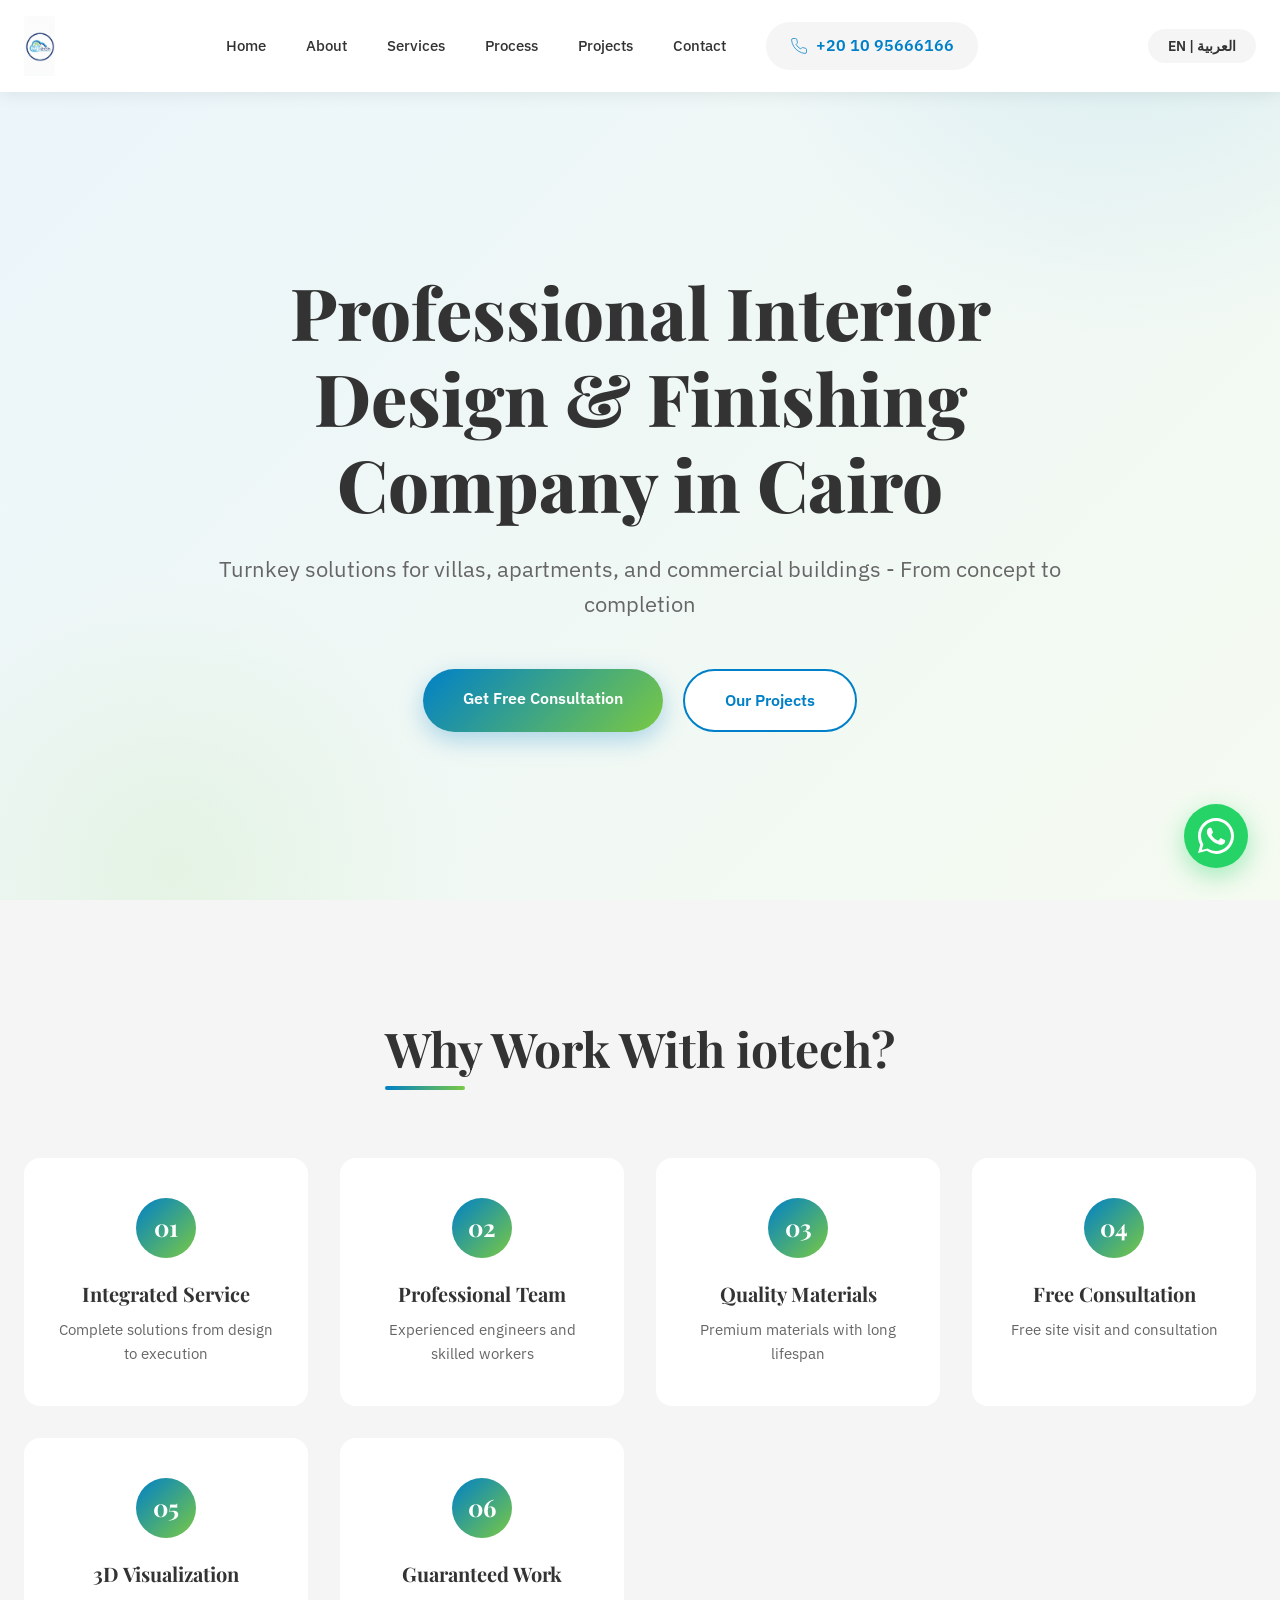
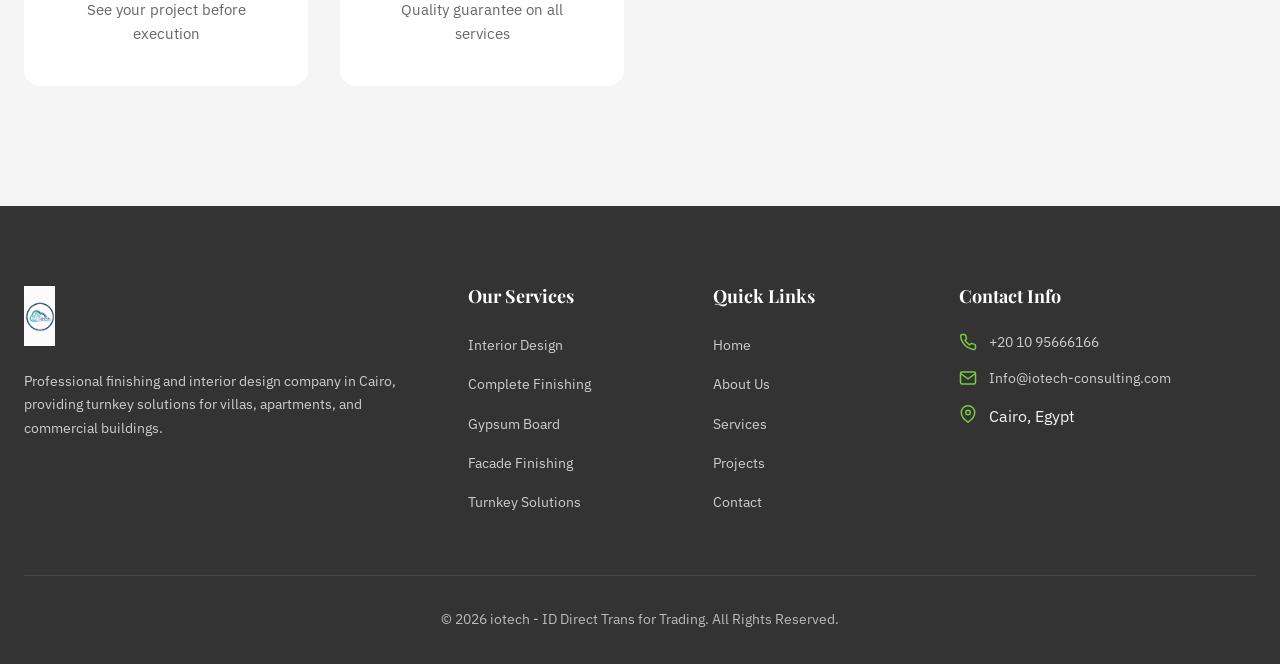
<file: index.html>
<!DOCTYPE html>
<html lang="en" dir="ltr">
<head>
    <meta charset="UTF-8">
    <meta name="viewport" content="width=device-width, initial-scale=1.0">
    <title>iotech - شركة تشطيبات وتصميم داخلي القاهرة | Professional Finishing Company Cairo</title>
    <meta name="description" content="iotech - Professional finishing and interior design company in Cairo. Complete turnkey solutions for villas, apartments, and commercial buildings. شركة تشطيبات وتصميم داخلي احترافية في القاهرة">
    <link rel="preconnect" href="https://fonts.googleapis.com">
    <link rel="preconnect" href="https://fonts.gstatic.com" crossorigin>
    <link href="https://fonts.googleapis.com/css2?family=Playfair+Display:wght@600;700;800&family=IBM+Plex+Sans:wght@400;500;600&family=Cairo:wght@400;600;700;800&display=swap" rel="stylesheet">
    <link rel="stylesheet" href="styles.css">
</head>
<body>
    <!-- WhatsApp Floating Button -->
    <a href="https://wa.me/201095666166?text=مرحباً، أرغب في الاستفسار عن خدمات iotech" 
       class="whatsapp-float" 
       target="_blank" 
       aria-label="Contact us on WhatsApp">
        <svg viewBox="0 0 32 32" fill="currentColor">
            <path d="M16 0C7.163 0 0 7.163 0 16c0 2.825.739 5.487 2.031 7.794L.063 31.219l7.656-2.006A15.904 15.904 0 0016 32c8.837 0 16-7.163 16-16S24.837 0 16 0zm0 29.333c-2.456 0-4.844-.675-6.937-1.95l-.5-.294-5.175 1.356 1.381-5.05-.319-.519A13.226 13.226 0 012.666 16C2.666 8.644 8.644 2.666 16 2.666S29.334 8.644 29.334 16 23.356 29.333 16 29.333zm7.325-9.975c-.4-.2-2.375-1.175-2.744-1.306-.369-.131-.638-.2-.906.2-.269.4-1.037 1.306-1.269 1.575-.231.269-.462.3-.862.1-.4-.2-1.688-.619-3.213-1.975-1.187-1.056-1.988-2.362-2.219-2.762-.231-.4-.025-.619.175-.819.181-.181.4-.469.6-.706.2-.231.269-.4.4-.669.131-.269.069-.5-.031-.7-.1-.2-.906-2.188-1.244-2.994-.331-.787-.662-.681-.906-.694-.231-.012-.5-.012-.769-.012s-.706.1-1.075.5c-.369.4-1.406 1.375-1.406 3.356s1.438 3.894 1.637 4.162c.2.269 2.825 4.313 6.844 6.05.956.413 1.7.662 2.281.844.962.306 1.838.262 2.531.162.769-.112 2.375-.969 2.706-1.906.331-.937.331-1.737.231-1.906-.1-.169-.369-.269-.769-.469z"/>
        </svg>
    </a>

    <!-- Navigation -->
    <nav class="navbar" id="navbar">
        <div class="container nav-container">
            <div class="nav-brand">
                <img src="logo.png" alt="iotech Logo" class="logo" id="logo">
            </div>
            
            <button class="nav-toggle" id="navToggle" aria-label="Toggle menu">
                <span></span>
                <span></span>
                <span></span>
            </button>

            <div class="nav-menu" id="navMenu">
                <a href="#home" class="nav-link active" data-en="Home" data-ar="الرئيسية">Home</a>
                <a href="about.html" class="nav-link" data-en="About" data-ar="من نحن">About</a>
                <a href="services.html" class="nav-link" data-en="Services" data-ar="خدماتنا">Services</a>
                <a href="process.html" class="nav-link" data-en="Process" data-ar="خطوات التنفيذ">Process</a>
                <a href="projects.html" class="nav-link" data-en="Projects" data-ar="مشاريعنا">Projects</a>
                <a href="#contact" class="nav-link" data-en="Contact" data-ar="اتصل بنا">Contact</a>
                
                <div class="nav-contact">
                    <a href="tel:+201095666166" class="nav-phone">
                        <svg width="18" height="18" viewBox="0 0 24 24" fill="none" stroke="currentColor">
                            <path d="M22 16.92v3a2 2 0 01-2.18 2 19.79 19.79 0 01-8.63-3.07 19.5 19.5 0 01-6-6 19.79 19.79 0 01-3.07-8.67A2 2 0 014.11 2h3a2 2 0 012 1.72 12.84 12.84 0 00.7 2.81 2 2 0 01-.45 2.11L8.09 9.91a16 16 0 006 6l1.27-1.27a2 2 0 012.11-.45 12.84 12.84 0 002.81.7A2 2 0 0122 16.92z"/>
                        </svg>
                        <span>+20 10 95666166</span>
                    </a>
                </div>
            </div>

            <button class="lang-toggle" id="langToggle">
                <span class="lang-en">EN</span>
                <span class="lang-divider">|</span>
                <span class="lang-ar">العربية</span>
            </button>
        </div>
    </nav>

    <!-- Hero Section -->
    <section id="home" class="hero">
        <div class="hero-bg"></div>
        <div class="container hero-container">
            <div class="hero-content">
                <h1 class="hero-title" data-en="Professional Interior Design & Finishing Company in Cairo" 
                    data-ar="شركة تشطيبات وتصميم داخلي احترافية في القاهرة">
                    Professional Interior Design & Finishing Company in Cairo
                </h1>
                <p class="hero-subtitle" data-en="Turnkey solutions for villas, apartments, and commercial buildings - From concept to completion" 
                   data-ar="حلول متكاملة للفلل والشقق والمباني التجارية - من التصميم إلى التسليم على المفتاح">
                    Turnkey solutions for villas, apartments, and commercial buildings - From concept to completion
                </p>
                <div class="hero-buttons">
                    <a href="contact.html" class="btn btn-primary" data-en="Get Free Consultation" data-ar="احصل على استشارة مجانية">
                        Get Free Consultation
                    </a>
                    <a href="projects.html" class="btn btn-secondary" data-en="Our Projects" data-ar="مشاريعنا">
                        Our Projects
                    </a>
                </div>
            </div>
        </div>
    
    </section>


    <!-- Why Choose Us -->
    <section class="why-choose">
        <div class="container">
            <div class="section-header">
                <h2 class="section-title" data-en="Why Work With iotech?" data-ar="لماذا التعامل مع iotech؟">
                    Why Work With iotech?
                </h2>
            </div>

            <div class="features-grid">
                <div class="feature-item">
                    <div class="feature-number">01</div>
                    <h3 data-en="Integrated Service" data-ar="خدمة متكاملة">Integrated Service</h3>
                    <p data-en="Complete solutions from design to execution" data-ar="حلول متكاملة من التصميم إلى التنفيذ">
                        Complete solutions from design to execution
                    </p>
                </div>

                <div class="feature-item">
                    <div class="feature-number">02</div>
                    <h3 data-en="Professional Team" data-ar="فريق محترف">Professional Team</h3>
                    <p data-en="Experienced engineers and skilled workers" data-ar="مهندسون ذوو خبرة وعمال ماهرون">
                        Experienced engineers and skilled workers
                    </p>
                </div>

                <div class="feature-item">
                    <div class="feature-number">03</div>
                    <h3 data-en="Quality Materials" data-ar="مواد عالية الجودة">Quality Materials</h3>
                    <p data-en="Premium materials with long lifespan" data-ar="مواد متميزة ذات عمر طويل">
                        Premium materials with long lifespan
                    </p>
                </div>

                <div class="feature-item">
                    <div class="feature-number">04</div>
                    <h3 data-en="Free Consultation" data-ar="استشارة مجانية">Free Consultation</h3>
                    <p data-en="Free site visit and consultation" data-ar="زيارة موقع واستشارة مجانية">
                        Free site visit and consultation
                    </p>
                </div>

                <div class="feature-item">
                    <div class="feature-number">05</div>
                    <h3 data-en="3D Visualization" data-ar="إظهار ثلاثي الأبعاد">3D Visualization</h3>
                    <p data-en="See your project before execution" data-ar="شاهد مشروعك قبل التنفيذ">
                        See your project before execution
                    </p>
                </div>

                <div class="feature-item">
                    <div class="feature-number">06</div>
                    <h3 data-en="Guaranteed Work" data-ar="عمل مضمون">Guaranteed Work</h3>
                    <p data-en="Quality guarantee on all services" data-ar="ضمان الجودة على جميع الخدمات">
                        Quality guarantee on all services
                    </p>
                </div>
            </div>
        </div>
    </section>






    

    <!-- Footer -->
    <footer class="footer">
        <div class="container">
            <div class="footer-grid">
                <div class="footer-col">
                    <img src="logo.png" alt="iotech Logo" class="footer-logo">
                    <p data-en="Professional finishing and interior design company in Cairo, providing turnkey solutions for villas, apartments, and commercial buildings." 
                       data-ar="شركة تشطيبات وتصميم داخلي احترافية في القاهرة، نوفر حلول متكاملة للفلل والشقق والمباني التجارية.">
                        Professional finishing and interior design company in Cairo, providing turnkey solutions for villas, apartments, and commercial buildings.
                    </p>
                </div>

                <div class="footer-col">
                    <h4 data-en="Our Services" data-ar="خدماتنا">Our Services</h4>
                    <ul>
                        <li><a href="services.html" data-en="Interior Design" data-ar="التصميم الداخلي">Interior Design</a></li>
                        <li><a href="services.html" data-en="Complete Finishing" data-ar="التشطيبات الكاملة">Complete Finishing</a></li>
                        <li><a href="services.html" data-en="Gypsum Board" data-ar="الجبسون بورد">Gypsum Board</a></li>
                        <li><a href="services.html" data-en="Facade Finishing" data-ar="تشطيب الواجهات">Facade Finishing</a></li>
                        <li><a href="services.html" data-en="Turnkey Solutions" data-ar="التسليم على المفتاح">Turnkey Solutions</a></li>
                    </ul>
                </div>

                <div class="footer-col">
                    <h4 data-en="Quick Links" data-ar="روابط سريعة">Quick Links</h4>
                    <ul>
                        <li><a href="#index" data-en="Home" data-ar="الرئيسية">Home</a></li>
                        <li><a href="about.html" data-en="About Us" data-ar="من نحن">About Us</a></li>
                        <li><a href="services.html" data-en="Services" data-ar="خدماتنا">Services</a></li>
                        <li><a href="projects.html" data-en="Projects" data-ar="مشاريعنا">Projects</a></li>
                        <li><a href="contact.html" data-en="Contact" data-ar="اتصل بنا">Contact</a></li>
                    </ul>
                </div>

                <div class="footer-col">
                    <h4 data-en="Contact Info" data-ar="معلومات الاتصال">Contact Info</h4>
                    <ul class="footer-contact">
                        <li>
                            <svg viewBox="0 0 24 24" fill="none" stroke="currentColor">
                                <path d="M22 16.92v3a2 2 0 01-2.18 2 19.79 19.79 0 01-8.63-3.07 19.5 19.5 0 01-6-6 19.79 19.79 0 01-3.07-8.67A2 2 0 014.11 2h3a2 2 0 012 1.72 12.84 12.84 0 00.7 2.81 2 2 0 01-.45 2.11L8.09 9.91a16 16 0 006 6l1.27-1.27a2 2 0 012.11-.45 12.84 12.84 0 002.81.7A2 2 0 0122 16.92z"/>
                            </svg>
                            <a href="tel:+201095666166">+20 10 95666166</a>
                        </li>
                        <li>
                            <svg viewBox="0 0 24 24" fill="none" stroke="currentColor">
                                <path d="M4 4h16c1.1 0 2 .9 2 2v12c0 1.1-.9 2-2 2H4c-1.1 0-2-.9-2-2V6c0-1.1.9-2 2-2z"/>
                                <polyline points="22,6 12,13 2,6"/>
                            </svg>
                            <a href="mailto:Info@iotech-consulting.com">Info@iotech-consulting.com</a>
                        </li>
                        <li>
                            <svg viewBox="0 0 24 24" fill="none" stroke="currentColor">
                                <path d="M21 10c0 7-9 13-9 13s-9-6-9-13a9 9 0 0118 0z"/>
                                <circle cx="12" cy="10" r="3"/>
                            </svg>
                            <span data-en="Cairo, Egypt" data-ar="القاهرة، مصر">Cairo, Egypt</span>
                        </li>
                    </ul>
                </div>
            </div>

            <div class="footer-bottom">
                <p data-en="© 2026 iotech - ID Direct Trans for Trading. All Rights Reserved." 
                   data-ar="© 2026 iotech - ID Direct Trans for Trading. جميع الحقوق محفوظة">
                    © 2026 iotech - ID Direct Trans for Trading. All Rights Reserved.
                </p>
            </div>
        </div>
    </footer>

    <script src="script.js"></script>
</body>
</html>
</file>
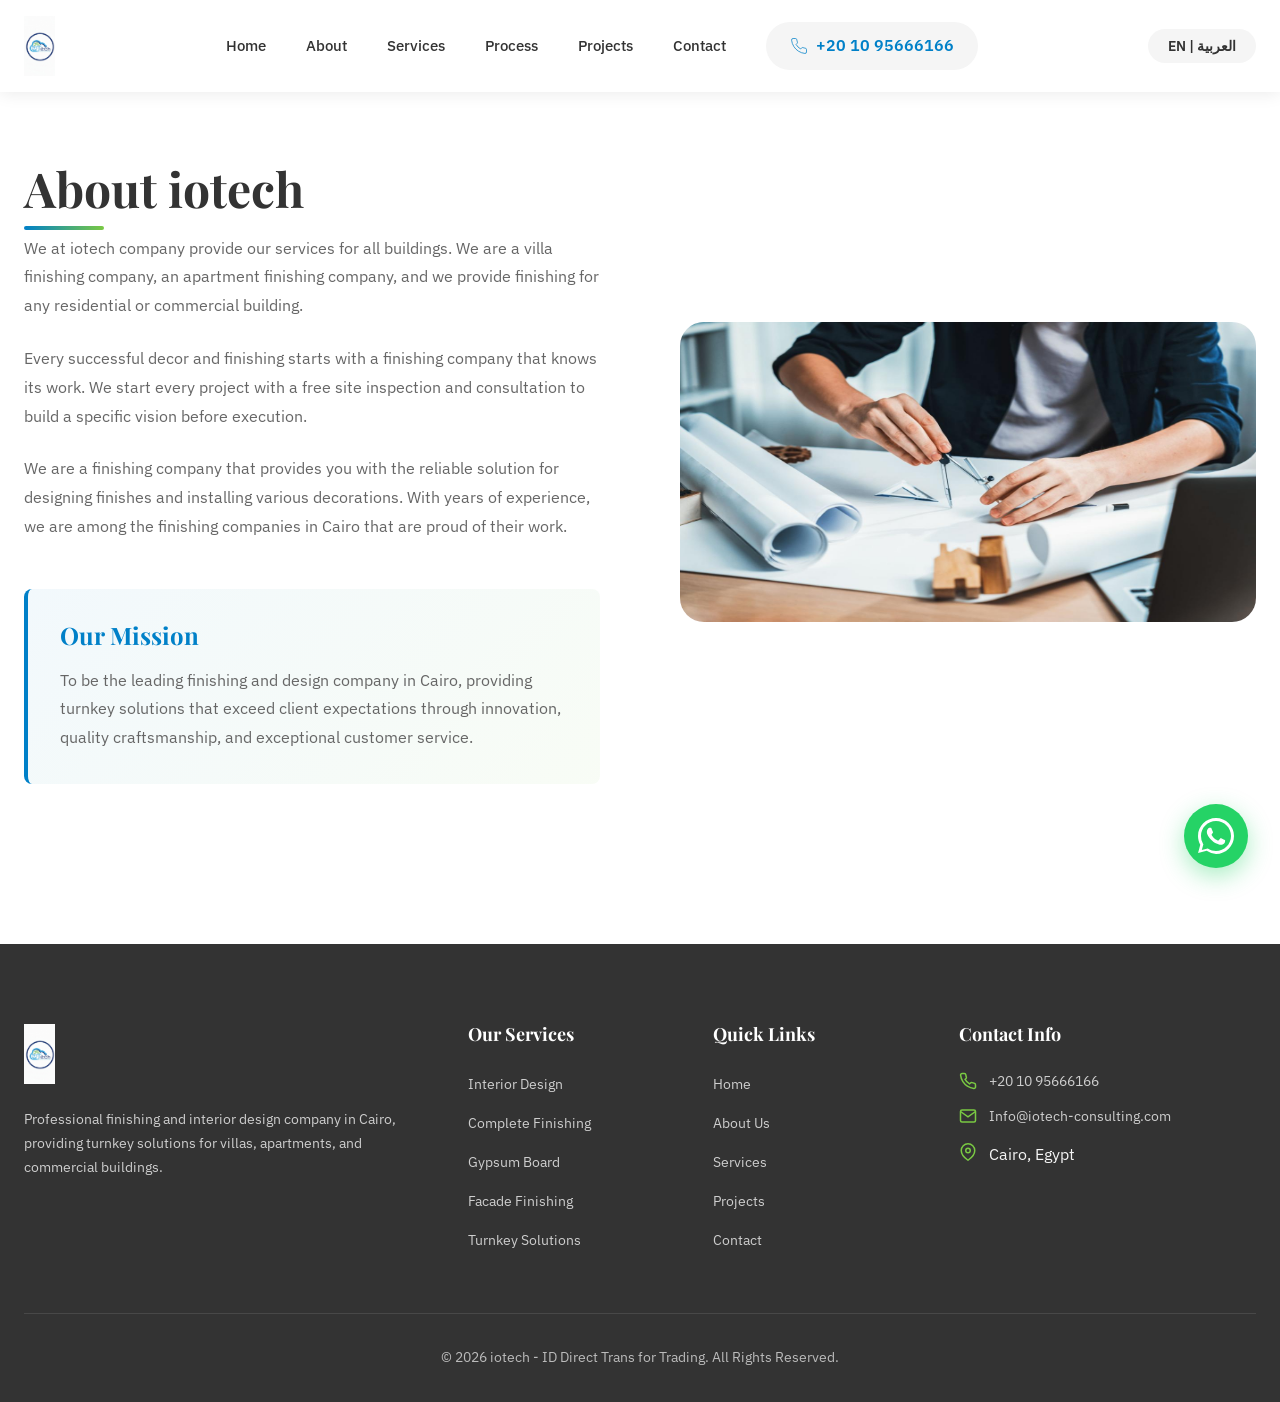
<file: about.html>
<!DOCTYPE html>
<html lang="en" dir="ltr">
<head>
    <meta charset="UTF-8">
    <meta name="viewport" content="width=device-width, initial-scale=1.0">
    <title>من نحن - iotech القاهرة | About Us - iotech Cairo</title>
    <meta name="description" content="تعرف على شركة iotech للتشطيبات والتصميم الداخلي في القاهرة - خبرة واحترافية في تشطيب الفلل والشقق | Learn about iotech - Professional finishing and interior design company in Cairo with years of experience.">    <link rel="preconnect" href="https://fonts.googleapis.com">
    <link rel="preconnect" href="https://fonts.gstatic.com" crossorigin>
    <link href="https://fonts.googleapis.com/css2?family=Playfair+Display:wght@600;700;800&family=IBM+Plex+Sans:wght@400;500;600&family=Cairo:wght@400;600;700;800&display=swap" rel="stylesheet">
    <link rel="stylesheet" href="styles.css">
</head>
<body>
    <!-- WhatsApp Floating Button -->
    <a href="https://wa.me/201095666166?text=مرحباً، أرغب في الاستفسار عن خدمات iotech" 
       class="whatsapp-float" 
       target="_blank" 
       aria-label="Contact us on WhatsApp">
        <svg viewBox="0 0 32 32" fill="currentColor">
            <path d="M16 0C7.163 0 0 7.163 0 16c0 2.825.739 5.487 2.031 7.794L.063 31.219l7.656-2.006A15.904 15.904 0 0016 32c8.837 0 16-7.163 16-16S24.837 0 16 0zm0 29.333c-2.456 0-4.844-.675-6.937-1.95l-.5-.294-5.175 1.356 1.381-5.05-.319-.519A13.226 13.226 0 012.666 16C2.666 8.644 8.644 2.666 16 2.666S29.334 8.644 29.334 16 23.356 29.333 16 29.333zm7.325-9.975c-.4-.2-2.375-1.175-2.744-1.306-.369-.131-.638-.2-.906.2-.269.4-1.037 1.306-1.269 1.575-.231.269-.462.3-.862.1-.4-.2-1.688-.619-3.213-1.975-1.187-1.056-1.988-2.362-2.219-2.762-.231-.4-.025-.619.175-.819.181-.181.4-.469.6-.706.2-.231.269-.4.4-.669.131-.269.069-.5-.031-.7-.1-.2-.906-2.188-1.244-2.994-.331-.787-.662-.681-.906-.694-.231-.012-.5-.012-.769-.012s-.706.1-1.075.5c-.369.4-1.406 1.375-1.406 3.356s1.438 3.894 1.637 4.162c.2.269 2.825 4.313 6.844 6.05.956.413 1.7.662 2.281.844.962.306 1.838.262 2.531.162.769-.112 2.375-.969 2.706-1.906.331-.937.331-1.737.231-1.906-.1-.169-.369-.269-.769-.469z"/>
        </svg>
    </a>

        <!-- Navigation -->
    <nav class="navbar" id="navbar">
        <div class="container nav-container">
            <div class="nav-brand">
                <img src="logo.png" alt="iotech Logo" class="logo" id="logo">
            </div>
            
            <button class="nav-toggle" id="navToggle" aria-label="Toggle menu">
                <span></span>
                <span></span>
                <span></span>
            </button>

            <div class="nav-menu" id="navMenu">
                <a href="index.html" class="nav-link active" data-en="Home" data-ar="الرئيسية">Home</a>
                <a href="#about" class="nav-link" data-en="About" data-ar="من نحن">About</a>
                <a href="services.html" class="nav-link" data-en="Services" data-ar="خدماتنا">Services</a>
                <a href="process.html" class="nav-link" data-en="Process" data-ar="خطوات التنفيذ">Process</a>
                <a href="projects.html" class="nav-link" data-en="Projects" data-ar="مشاريعنا">Projects</a>
                <a href="contact.html" class="nav-link" data-en="Contact" data-ar="اتصل بنا">Contact</a>
                
                <div class="nav-contact">
                    <a href="tel:+201095666166" class="nav-phone">
                        <svg width="18" height="18" viewBox="0 0 24 24" fill="none" stroke="currentColor">
                            <path d="M22 16.92v3a2 2 0 01-2.18 2 19.79 19.79 0 01-8.63-3.07 19.5 19.5 0 01-6-6 19.79 19.79 0 01-3.07-8.67A2 2 0 014.11 2h3a2 2 0 012 1.72 12.84 12.84 0 00.7 2.81 2 2 0 01-.45 2.11L8.09 9.91a16 16 0 006 6l1.27-1.27a2 2 0 012.11-.45 12.84 12.84 0 002.81.7A2 2 0 0122 16.92z"/>
                        </svg>
                        <span>+20 10 95666166</span>
                    </a>
                </div>
            </div>

            <button class="lang-toggle" id="langToggle">
                <span class="lang-en">EN</span>
                <span class="lang-divider">|</span>
                <span class="lang-ar">العربية</span>
            </button>
        </div>
    </nav>

        <!-- About Section -->
    <section id="about" class="about">
        <div class="container">
            <div class="about-grid">
                <div class="about-content">
                    <h2 class="section-title" data-en="About iotech" data-ar="عن iotech">About iotech</h2>
                    <div class="about-text">
                        <p data-en="We at iotech company provide our services for all buildings. We are a villa finishing company, an apartment finishing company, and we provide finishing for any residential or commercial building." 
                           data-ar="نوفر في شركة iotech عملنا لجميع المباني، فنحن شركة تشطيبات فلل وشركة تشطيبات شقق وشركة توفر التشطيب لأي مبنى سكني أو تجاري.">
                            We at iotech company provide our services for all buildings. We are a villa finishing company, an apartment finishing company, and we provide finishing for any residential or commercial building.
                        </p>
                        <p data-en="Every successful decor and finishing starts with a finishing company that knows its work. We start every project with a free site inspection and consultation to build a specific vision before execution." 
                           data-ar="كل ديكور وتشطيب ناجح يبدأ من شركة تشطيبات تعرف عملها. نبدأ كل مشروع بمعاينة واستشارة مجانية للموقع من أجل بناء رؤية خاصة قبل التنفيذ.">
                            Every successful decor and finishing starts with a finishing company that knows its work. We start every project with a free site inspection and consultation to build a specific vision before execution.
                        </p>
                        <p data-en="We are a finishing company that provides you with the reliable solution for designing finishes and installing various decorations. With years of experience, we are among the finishing companies in Cairo that are proud of their work." 
                           data-ar="نُعد شركة تشطيبات توفر لك الحل الموثوق لتصميم التشطيبات وتركيب الديكورات المختلفة. مع سنين من الخبرة، فنحن من شركات التشطيب بالقاهرة التي تفخر بعملها.">
                            We are a finishing company that provides you with the reliable solution for designing finishes and installing various decorations. With years of experience, we are among the finishing companies in Cairo that are proud of their work.
                        </p>
                    </div>
                    <div class="mission-box">
                        <h3 data-en="Our Mission" data-ar="رسالتنا">Our Mission</h3>
                        <p data-en="To be the leading finishing and design company in Cairo, providing turnkey solutions that exceed client expectations through innovation, quality craftsmanship, and exceptional customer service." 
                           data-ar="أن نكون الشركة الرائدة في التشطيبات والتصميم في القاهرة، نوفر حلول متكاملة تتجاوز توقعات العملاء من خلال الابتكار والحرفية العالية وخدمة العملاء الاستثنائية.">
                            To be the leading finishing and design company in Cairo, providing turnkey solutions that exceed client expectations through innovation, quality craftsmanship, and exceptional customer service.
                        </p>
                    </div>
                </div>
               <div class="about-image">
    <div class="about-img-wrapper">
        <img src="imgs/about_image.jpg" alt="About iotech">
    </div>
</div>
            </div>
        </div>
    </section>

        <!-- Footer -->
    <footer class="footer">
        <div class="container">
            <div class="footer-grid">
                <div class="footer-col">
                    <img src="logo.png" alt="iotech Logo" class="footer-logo">
                    <p data-en="Professional finishing and interior design company in Cairo, providing turnkey solutions for villas, apartments, and commercial buildings." 
                       data-ar="شركة تشطيبات وتصميم داخلي احترافية في القاهرة، نوفر حلول متكاملة للفلل والشقق والمباني التجارية.">
                        Professional finishing and interior design company in Cairo, providing turnkey solutions for villas, apartments, and commercial buildings.
                    </p>
                </div>

                <div class="footer-col">
                    <h4 data-en="Our Services" data-ar="خدماتنا">Our Services</h4>
                    <ul>
                        <li><a href="services.html" data-en="Interior Design" data-ar="التصميم الداخلي">Interior Design</a></li>
                        <li><a href="services.html" data-en="Complete Finishing" data-ar="التشطيبات الكاملة">Complete Finishing</a></li>
                        <li><a href="services.html" data-en="Gypsum Board" data-ar="الجبسون بورد">Gypsum Board</a></li>
                        <li><a href="services.html" data-en="Facade Finishing" data-ar="تشطيب الواجهات">Facade Finishing</a></li>
                        <li><a href="services.html" data-en="Turnkey Solutions" data-ar="التسليم على المفتاح">Turnkey Solutions</a></li>
                    </ul>
                </div>

                <div class="footer-col">
                    <h4 data-en="Quick Links" data-ar="روابط سريعة">Quick Links</h4>
                    <ul>
                        <li><a href="index.html" data-en="Home" data-ar="الرئيسية">Home</a></li>
                        <li><a href="#about" data-en="About Us" data-ar="من نحن">About Us</a></li>
                        <li><a href="services.html" data-en="Services" data-ar="خدماتنا">Services</a></li>
                        <li><a href="projects.html" data-en="Projects" data-ar="مشاريعنا">Projects</a></li>
                        <li><a href="contact.html" data-en="Contact" data-ar="اتصل بنا">Contact</a></li>
                    </ul>
                </div>

                <div class="footer-col">
                    <h4 data-en="Contact Info" data-ar="معلومات الاتصال">Contact Info</h4>
                    <ul class="footer-contact">
                        <li>
                            <svg viewBox="0 0 24 24" fill="none" stroke="currentColor">
                                <path d="M22 16.92v3a2 2 0 01-2.18 2 19.79 19.79 0 01-8.63-3.07 19.5 19.5 0 01-6-6 19.79 19.79 0 01-3.07-8.67A2 2 0 014.11 2h3a2 2 0 012 1.72 12.84 12.84 0 00.7 2.81 2 2 0 01-.45 2.11L8.09 9.91a16 16 0 006 6l1.27-1.27a2 2 0 012.11-.45 12.84 12.84 0 002.81.7A2 2 0 0122 16.92z"/>
                            </svg>
                            <a href="tel:+201095666166">+20 10 95666166</a>
                        </li>
                        <li>
                            <svg viewBox="0 0 24 24" fill="none" stroke="currentColor">
                                <path d="M4 4h16c1.1 0 2 .9 2 2v12c0 1.1-.9 2-2 2H4c-1.1 0-2-.9-2-2V6c0-1.1.9-2 2-2z"/>
                                <polyline points="22,6 12,13 2,6"/>
                            </svg>
                            <a href="mailto:Info@iotech-consulting.com">Info@iotech-consulting.com</a>
                        </li>
                        <li>
                            <svg viewBox="0 0 24 24" fill="none" stroke="currentColor">
                                <path d="M21 10c0 7-9 13-9 13s-9-6-9-13a9 9 0 0118 0z"/>
                                <circle cx="12" cy="10" r="3"/>
                            </svg>
                            <span data-en="Cairo, Egypt" data-ar="القاهرة، مصر">Cairo, Egypt</span>
                        </li>
                    </ul>
                </div>
            </div>

            <div class="footer-bottom">
                <p data-en="© 2026 iotech - ID Direct Trans for Trading. All Rights Reserved." 
                   data-ar="© 2026 iotech - ID Direct Trans for Trading. جميع الحقوق محفوظة">
                    © 2026 iotech - ID Direct Trans for Trading. All Rights Reserved.
                </p>
            </div>
        </div>
    </footer>

    <script src="script.js"></script>
</body>
</html>
</file>
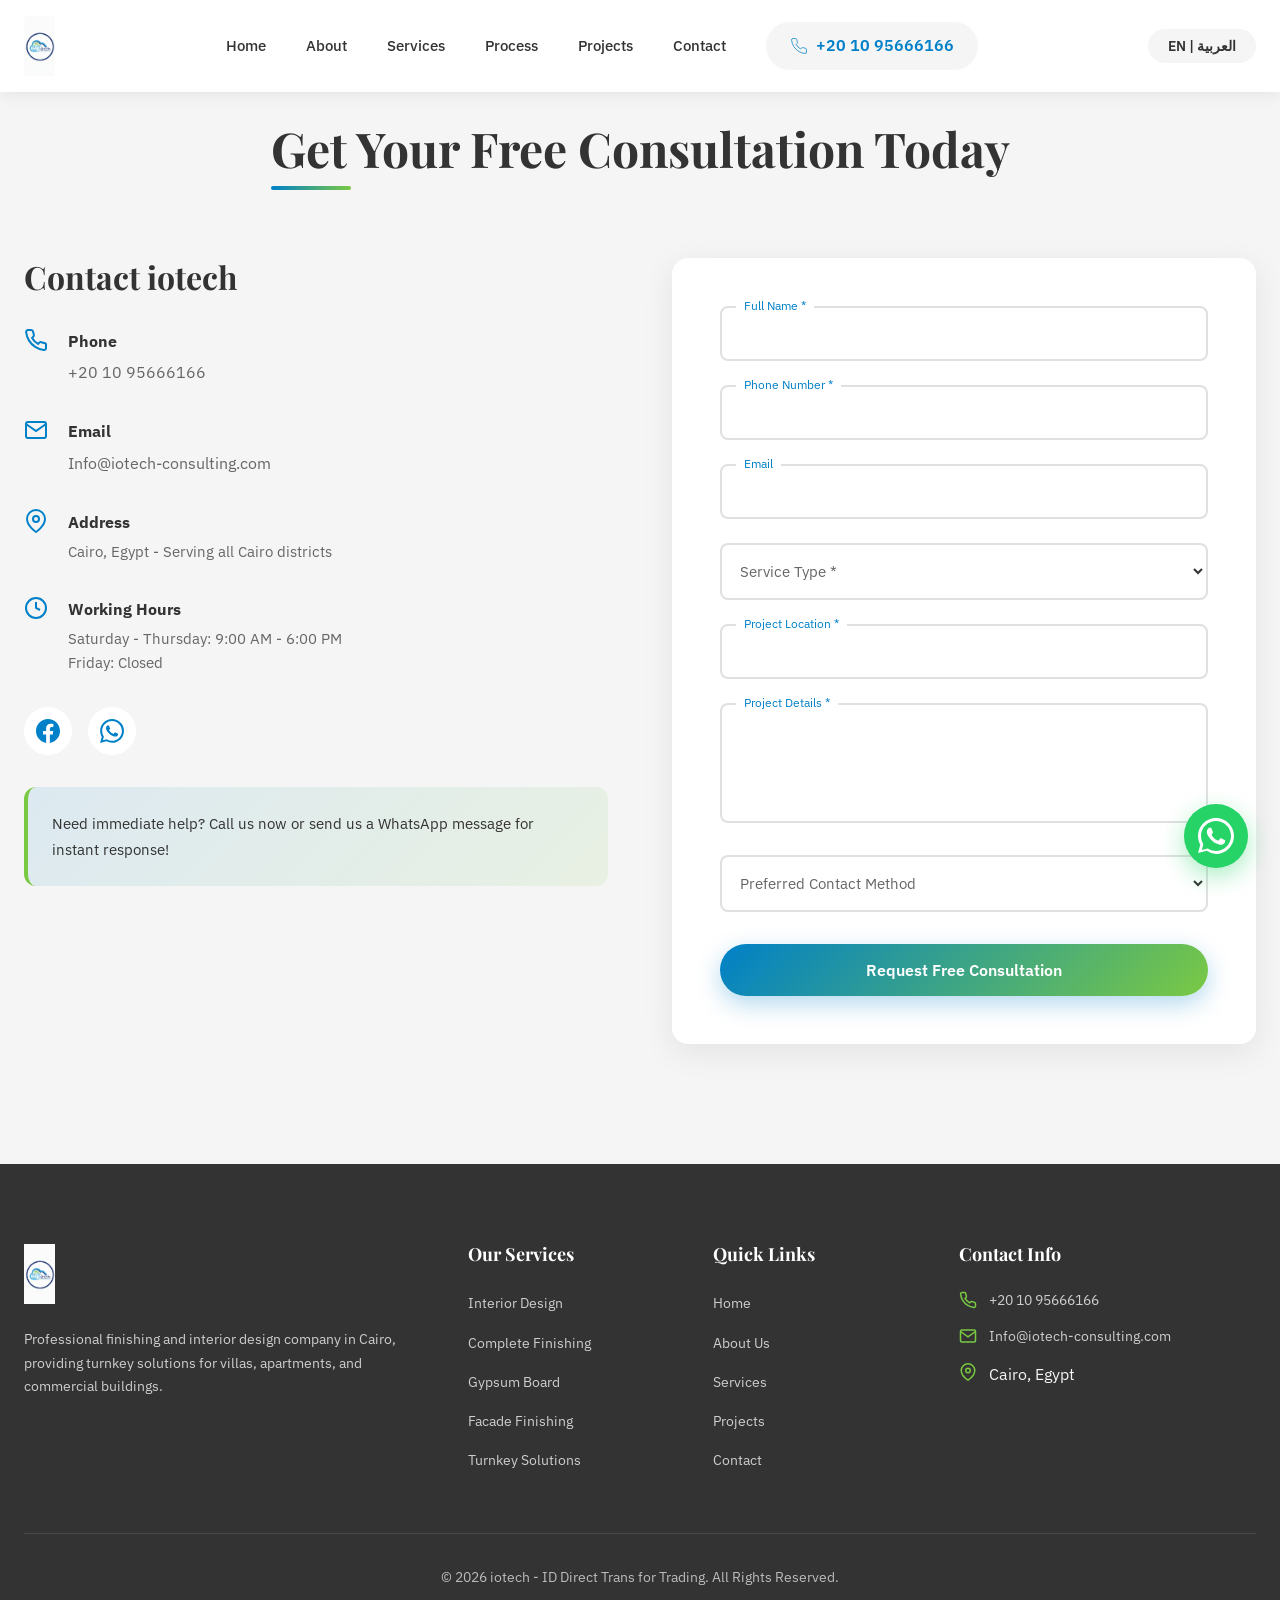
<file: contact.html>
<!DOCTYPE html>
<html lang="en" dir="ltr">
<head>
    <meta charset="UTF-8">
    <meta name="viewport" content="width=device-width, initial-scale=1.0">
    <title>اتصل بنا - iotech القاهرة | Contact Us - iotech Cairo</title>
    <meta name="description" content="تواصل مع شركة iotech للتشطيبات في القاهرة واحصل على استشارة مجانية - اتصل بنا على 01095666166 | Contact iotech Cairo finishing company for a free consultation - call us on 01095666166.">    <link rel="preconnect" href="https://fonts.googleapis.com">
    <link rel="preconnect" href="https://fonts.gstatic.com" crossorigin>
    <link href="https://fonts.googleapis.com/css2?family=Playfair+Display:wght@600;700;800&family=IBM+Plex+Sans:wght@400;500;600&family=Cairo:wght@400;600;700;800&display=swap" rel="stylesheet">
    <link rel="stylesheet" href="styles.css">
</head>
<body>
    <!-- WhatsApp Floating Button -->
    <a href="https://wa.me/201095666166?text=مرحباً، أرغب في الاستفسار عن خدمات iotech" 
       class="whatsapp-float" 
       target="_blank" 
       aria-label="Contact us on WhatsApp">
        <svg viewBox="0 0 32 32" fill="currentColor">
            <path d="M16 0C7.163 0 0 7.163 0 16c0 2.825.739 5.487 2.031 7.794L.063 31.219l7.656-2.006A15.904 15.904 0 0016 32c8.837 0 16-7.163 16-16S24.837 0 16 0zm0 29.333c-2.456 0-4.844-.675-6.937-1.95l-.5-.294-5.175 1.356 1.381-5.05-.319-.519A13.226 13.226 0 012.666 16C2.666 8.644 8.644 2.666 16 2.666S29.334 8.644 29.334 16 23.356 29.333 16 29.333zm7.325-9.975c-.4-.2-2.375-1.175-2.744-1.306-.369-.131-.638-.2-.906.2-.269.4-1.037 1.306-1.269 1.575-.231.269-.462.3-.862.1-.4-.2-1.688-.619-3.213-1.975-1.187-1.056-1.988-2.362-2.219-2.762-.231-.4-.025-.619.175-.819.181-.181.4-.469.6-.706.2-.231.269-.4.4-.669.131-.269.069-.5-.031-.7-.1-.2-.906-2.188-1.244-2.994-.331-.787-.662-.681-.906-.694-.231-.012-.5-.012-.769-.012s-.706.1-1.075.5c-.369.4-1.406 1.375-1.406 3.356s1.438 3.894 1.637 4.162c.2.269 2.825 4.313 6.844 6.05.956.413 1.7.662 2.281.844.962.306 1.838.262 2.531.162.769-.112 2.375-.969 2.706-1.906.331-.937.331-1.737.231-1.906-.1-.169-.369-.269-.769-.469z"/>
        </svg>
    </a>

        <!-- Navigation -->
    <nav class="navbar" id="navbar">
        <div class="container nav-container">
            <div class="nav-brand">
                <img src="logo.png" alt="iotech Logo" class="logo" id="logo">
            </div>
            
            <button class="nav-toggle" id="navToggle" aria-label="Toggle menu">
                <span></span>
                <span></span>
                <span></span>
            </button>

            <div class="nav-menu" id="navMenu">
                <a href="index.html" class="nav-link active" data-en="Home" data-ar="الرئيسية">Home</a>
                <a href="about.html" class="nav-link" data-en="About" data-ar="من نحن">About</a>
                <a href="services.html" class="nav-link" data-en="Services" data-ar="خدماتنا">Services</a>
                <a href="process.html" class="nav-link" data-en="Process" data-ar="خطوات التنفيذ">Process</a>
                <a href="projects.html" class="nav-link" data-en="Projects" data-ar="مشاريعنا">Projects</a>
                <a href="#contact" class="nav-link" data-en="Contact" data-ar="اتصل بنا">Contact</a>
                
                <div class="nav-contact">
                    <a href="tel:+201095666166" class="nav-phone">
                        <svg width="18" height="18" viewBox="0 0 24 24" fill="none" stroke="currentColor">
                            <path d="M22 16.92v3a2 2 0 01-2.18 2 19.79 19.79 0 01-8.63-3.07 19.5 19.5 0 01-6-6 19.79 19.79 0 01-3.07-8.67A2 2 0 014.11 2h3a2 2 0 012 1.72 12.84 12.84 0 00.7 2.81 2 2 0 01-.45 2.11L8.09 9.91a16 16 0 006 6l1.27-1.27a2 2 0 012.11-.45 12.84 12.84 0 002.81.7A2 2 0 0122 16.92z"/>
                        </svg>
                        <span>+20 10 95666166</span>
                    </a>
                </div>
            </div>

            <button class="lang-toggle" id="langToggle">
                <span class="lang-en">EN</span>
                <span class="lang-divider">|</span>
                <span class="lang-ar">العربية</span>
            </button>
        </div>
    </nav>

    <!-- Contact Section -->
    <section id="contact" class="contact">
        <div class="container">
            <div class="section-header">
                <h2 class="section-title" data-en="Get Your Free Consultation Today" data-ar="احصل على استشارة مجانية اليوم">
                    Get Your Free Consultation Today
                </h2>
            </div>

            <div class="contact-grid">
                <div class="contact-info">
                    <h3 data-en="Contact iotech" data-ar="اتصل بـ iotech">Contact iotech</h3>
                    
                    <div class="contact-item">
                        <svg viewBox="0 0 24 24" fill="none" stroke="currentColor">
                            <path d="M22 16.92v3a2 2 0 01-2.18 2 19.79 19.79 0 01-8.63-3.07 19.5 19.5 0 01-6-6 19.79 19.79 0 01-3.07-8.67A2 2 0 014.11 2h3a2 2 0 012 1.72 12.84 12.84 0 00.7 2.81 2 2 0 01-.45 2.11L8.09 9.91a16 16 0 006 6l1.27-1.27a2 2 0 012.11-.45 12.84 12.84 0 002.81.7A2 2 0 0122 16.92z"/>
                        </svg>
                        <div>
                            <strong data-en="Phone" data-ar="الهاتف">Phone</strong>
                            <a href="tel:+201095666166">+20 10 95666166</a>
                        </div>
                    </div>

                    <div class="contact-item">
                        <svg viewBox="0 0 24 24" fill="none" stroke="currentColor">
                            <path d="M4 4h16c1.1 0 2 .9 2 2v12c0 1.1-.9 2-2 2H4c-1.1 0-2-.9-2-2V6c0-1.1.9-2 2-2z"/>
                            <polyline points="22,6 12,13 2,6"/>
                        </svg>
                        <div>
                            <strong data-en="Email" data-ar="البريد الإلكتروني">Email</strong>
                            <a href="mailto:Info@iotech-consulting.com">Info@iotech-consulting.com</a>
                        </div>
                    </div>

                    <div class="contact-item">
                        <svg viewBox="0 0 24 24" fill="none" stroke="currentColor">
                            <path d="M21 10c0 7-9 13-9 13s-9-6-9-13a9 9 0 0118 0z"/>
                            <circle cx="12" cy="10" r="3"/>
                        </svg>
                        <div>
                            <strong data-en="Address" data-ar="العنوان">Address</strong>
                            <p data-en="Cairo, Egypt - Serving all Cairo districts" data-ar="القاهرة، مصر - نخدم جميع مناطق القاهرة">
                                Cairo, Egypt - Serving all Cairo districts
                            </p>
                        </div>
                    </div>

                    <div class="contact-item">
                        <svg viewBox="0 0 24 24" fill="none" stroke="currentColor">
                            <circle cx="12" cy="12" r="10"/>
                            <polyline points="12 6 12 12 16 14"/>
                        </svg>
                        <div>
                            <strong data-en="Working Hours" data-ar="ساعات العمل">Working Hours</strong>
                            <p data-en="Saturday - Thursday: 9:00 AM - 6:00 PM" data-ar="السبت - الخميس: 9 صباحاً - 6 مساءً">
                                Saturday - Thursday: 9:00 AM - 6:00 PM
                            </p>
                            <p data-en="Friday: Closed" data-ar="الجمعة: مغلق">Friday: Closed</p>
                        </div>
                    </div>

                    <div class="social-links">
                        <a href="https://www.facebook.com/share/14cvFAnHWFN/" target="_blank" aria-label="Facebook">
                            <svg viewBox="0 0 24 24" fill="currentColor">
                                <path d="M24 12.073c0-6.627-5.373-12-12-12s-12 5.373-12 12c0 5.99 4.388 10.954 10.125 11.854v-8.385H7.078v-3.47h3.047V9.43c0-3.007 1.792-4.669 4.533-4.669 1.312 0 2.686.235 2.686.235v2.953H15.83c-1.491 0-1.956.925-1.956 1.874v2.25h3.328l-.532 3.47h-2.796v8.385C19.612 23.027 24 18.062 24 12.073z"/>
                            </svg>
                        </a>
                        <a href="https://wa.me/201095666166" target="_blank" aria-label="WhatsApp">
                            <svg viewBox="0 0 24 24" fill="currentColor">
                                <path d="M17.472 14.382c-.297-.149-1.758-.867-2.03-.967-.273-.099-.471-.148-.67.15-.197.297-.767.966-.94 1.164-.173.199-.347.223-.644.075-.297-.15-1.255-.463-2.39-1.475-.883-.788-1.48-1.761-1.653-2.059-.173-.297-.018-.458.13-.606.134-.133.298-.347.446-.52.149-.174.198-.298.298-.497.099-.198.05-.371-.025-.52-.075-.149-.669-1.612-.916-2.207-.242-.579-.487-.5-.669-.51-.173-.008-.371-.01-.57-.01-.198 0-.52.074-.792.372-.272.297-1.04 1.016-1.04 2.479 0 1.462 1.065 2.875 1.213 3.074.149.198 2.096 3.2 5.077 4.487.709.306 1.262.489 1.694.625.712.227 1.36.195 1.871.118.571-.085 1.758-.719 2.006-1.413.248-.694.248-1.289.173-1.413-.074-.124-.272-.198-.57-.347m-5.421 7.403h-.004a9.87 9.87 0 01-5.031-1.378l-.361-.214-3.741.982.998-3.648-.235-.374a9.86 9.86 0 01-1.51-5.26c.001-5.45 4.436-9.884 9.888-9.884 2.64 0 5.122 1.03 6.988 2.898a9.825 9.825 0 012.893 6.994c-.003 5.45-4.437 9.884-9.885 9.884m8.413-18.297A11.815 11.815 0 0012.05 0C5.495 0 .16 5.335.157 11.892c0 2.096.547 4.142 1.588 5.945L.057 24l6.305-1.654a11.882 11.882 0 005.683 1.448h.005c6.554 0 11.89-5.335 11.893-11.893a11.821 11.821 0 00-3.48-8.413Z"/>
                            </svg>
                        </a>
                    </div>

                    <div class="cta-box">
                        <p data-en="Need immediate help? Call us now or send us a WhatsApp message for instant response!" 
                           data-ar="تحتاج مساعدة فورية؟ اتصل بنا الآن أو راسلنا على واتساب للرد الفوري!">
                            Need immediate help? Call us now or send us a WhatsApp message for instant response!
                        </p>
                    </div>
                </div>

                <div class="contact-form-wrapper">
                    <form action="save_contact.php" method="POST" id="contactForm" class="contact-form">
                        <div class="form-group">
                            <input type="text" id="name" name="name" required>
                            <label for="name" data-en="Full Name *" data-ar="الاسم الكامل *">Full Name *</label>
                        </div>

                        <div class="form-group">
                            <input type="tel" id="phone" name="phone" required>
                            <label for="phone" data-en="Phone Number *" data-ar="رقم الهاتف *">Phone Number *</label>
                        </div>

                        <div class="form-group">
                            <input type="email" id="email" name="email">
                            <label for="email" data-en="Email" data-ar="البريد الإلكتروني">Email</label>
                        </div>

                        <div class="form-group">
                            <select id="service" name="service" required>
                                <option value="" disabled selected></option>
                                <option value="villa" data-en="Complete Villa Finishing" data-ar="تشطيب فيلا كامل">Complete Villa Finishing</option>
                                <option value="apartment" data-en="Apartment Finishing" data-ar="تشطيب شقة">Apartment Finishing</option>
                                <option value="design" data-en="Interior Design" data-ar="تصميم داخلي">Interior Design</option>
                                <option value="facade" data-en="Facade Design" data-ar="تصميم واجهات">Facade Design</option>
                                <option value="partial" data-en="Partial Finishing" data-ar="تشطيب جزئي">Partial Finishing</option>
                                <option value="consultation" data-en="Consultation" data-ar="استشارة">Consultation</option>
                            </select>
                            <label for="service" data-en="Service Type *" data-ar="نوع الخدمة *">Service Type *</label>
                        </div>

                        <div class="form-group">
                            <input type="text" id="location" name="location" required>
                            <label for="location" data-en="Project Location *" data-ar="موقع المشروع *">Project Location *</label>
                        </div>

                        <div class="form-group">
                            <textarea id="message" name="message" rows="4" required></textarea>
                            <label for="message" data-en="Project Details *" data-ar="تفاصيل المشروع *">Project Details *</label>
                        </div>

                        <div class="form-group">
                            <select id="contact-method" name="contact-method" required>
                                <option value="" disabled selected></option>
                                <option value="phone" data-en="Phone" data-ar="هاتف">Phone</option>
                                <option value="email" data-en="Email" data-ar="بريد إلكتروني">Email</option>
                                <option value="whatsapp" data-en="WhatsApp" data-ar="واتساب">WhatsApp</option>
                            </select>
                            <label for="contact-method" data-en="Preferred Contact Method" data-ar="طريقة التواصل المفضلة">Preferred Contact Method</label>
                        </div>

                        <button type="submit" class="btn btn-primary" data-en="Request Free Consultation" data-ar="اطلب استشارة مجانية">
                            Request Free Consultation
                        </button>
                    </form>
                </div>
            </div>
        </div>
    </section>

        <!-- Footer -->
    <footer class="footer">
        <div class="container">
            <div class="footer-grid">
                <div class="footer-col">
                    <img src="logo.png" alt="iotech Logo" class="footer-logo">
                    <p data-en="Professional finishing and interior design company in Cairo, providing turnkey solutions for villas, apartments, and commercial buildings." 
                       data-ar="شركة تشطيبات وتصميم داخلي احترافية في القاهرة، نوفر حلول متكاملة للفلل والشقق والمباني التجارية.">
                        Professional finishing and interior design company in Cairo, providing turnkey solutions for villas, apartments, and commercial buildings.
                    </p>
                </div>

                <div class="footer-col">
                    <h4 data-en="Our Services" data-ar="خدماتنا">Our Services</h4>
                    <ul>
                        <li><a href="services.html" data-en="Interior Design" data-ar="التصميم الداخلي">Interior Design</a></li>
                        <li><a href="services.html" data-en="Complete Finishing" data-ar="التشطيبات الكاملة">Complete Finishing</a></li>
                        <li><a href="services.html" data-en="Gypsum Board" data-ar="الجبسون بورد">Gypsum Board</a></li>
                        <li><a href="services.html" data-en="Facade Finishing" data-ar="تشطيب الواجهات">Facade Finishing</a></li>
                        <li><a href="services.html" data-en="Turnkey Solutions" data-ar="التسليم على المفتاح">Turnkey Solutions</a></li>
                    </ul>
                </div>

                <div class="footer-col">
                    <h4 data-en="Quick Links" data-ar="روابط سريعة">Quick Links</h4>
                    <ul>
                        <li><a href="index.html" data-en="Home" data-ar="الرئيسية">Home</a></li>
                        <li><a href="about.html" data-en="About Us" data-ar="من نحن">About Us</a></li>
                        <li><a href="services.html" data-en="Services" data-ar="خدماتنا">Services</a></li>
                        <li><a href="projects.html" data-en="Projects" data-ar="مشاريعنا">Projects</a></li>
                        <li><a href="#contact" data-en="Contact" data-ar="اتصل بنا">Contact</a></li>
                    </ul>
                </div>

                <div class="footer-col">
                    <h4 data-en="Contact Info" data-ar="معلومات الاتصال">Contact Info</h4>
                    <ul class="footer-contact">
                        <li>
                            <svg viewBox="0 0 24 24" fill="none" stroke="currentColor">
                                <path d="M22 16.92v3a2 2 0 01-2.18 2 19.79 19.79 0 01-8.63-3.07 19.5 19.5 0 01-6-6 19.79 19.79 0 01-3.07-8.67A2 2 0 014.11 2h3a2 2 0 012 1.72 12.84 12.84 0 00.7 2.81 2 2 0 01-.45 2.11L8.09 9.91a16 16 0 006 6l1.27-1.27a2 2 0 012.11-.45 12.84 12.84 0 002.81.7A2 2 0 0122 16.92z"/>
                            </svg>
                            <a href="tel:+201095666166">+20 10 95666166</a>
                        </li>
                        <li>
                            <svg viewBox="0 0 24 24" fill="none" stroke="currentColor">
                                <path d="M4 4h16c1.1 0 2 .9 2 2v12c0 1.1-.9 2-2 2H4c-1.1 0-2-.9-2-2V6c0-1.1.9-2 2-2z"/>
                                <polyline points="22,6 12,13 2,6"/>
                            </svg>
                            <a href="mailto:Info@iotech-consulting.com">Info@iotech-consulting.com</a>
                        </li>
                        <li>
                            <svg viewBox="0 0 24 24" fill="none" stroke="currentColor">
                                <path d="M21 10c0 7-9 13-9 13s-9-6-9-13a9 9 0 0118 0z"/>
                                <circle cx="12" cy="10" r="3"/>
                            </svg>
                            <span data-en="Cairo, Egypt" data-ar="القاهرة، مصر">Cairo, Egypt</span>
                        </li>
                    </ul>
                </div>
            </div>

            <div class="footer-bottom">
                <p data-en="© 2026 iotech - ID Direct Trans for Trading. All Rights Reserved." 
                   data-ar="© 2026 iotech - ID Direct Trans for Trading. جميع الحقوق محفوظة">
                    © 2026 iotech - ID Direct Trans for Trading. All Rights Reserved.
                </p>
            </div>
        </div>
    </footer>

    <script src="script.js"></script>
</body>
</html>
</file>
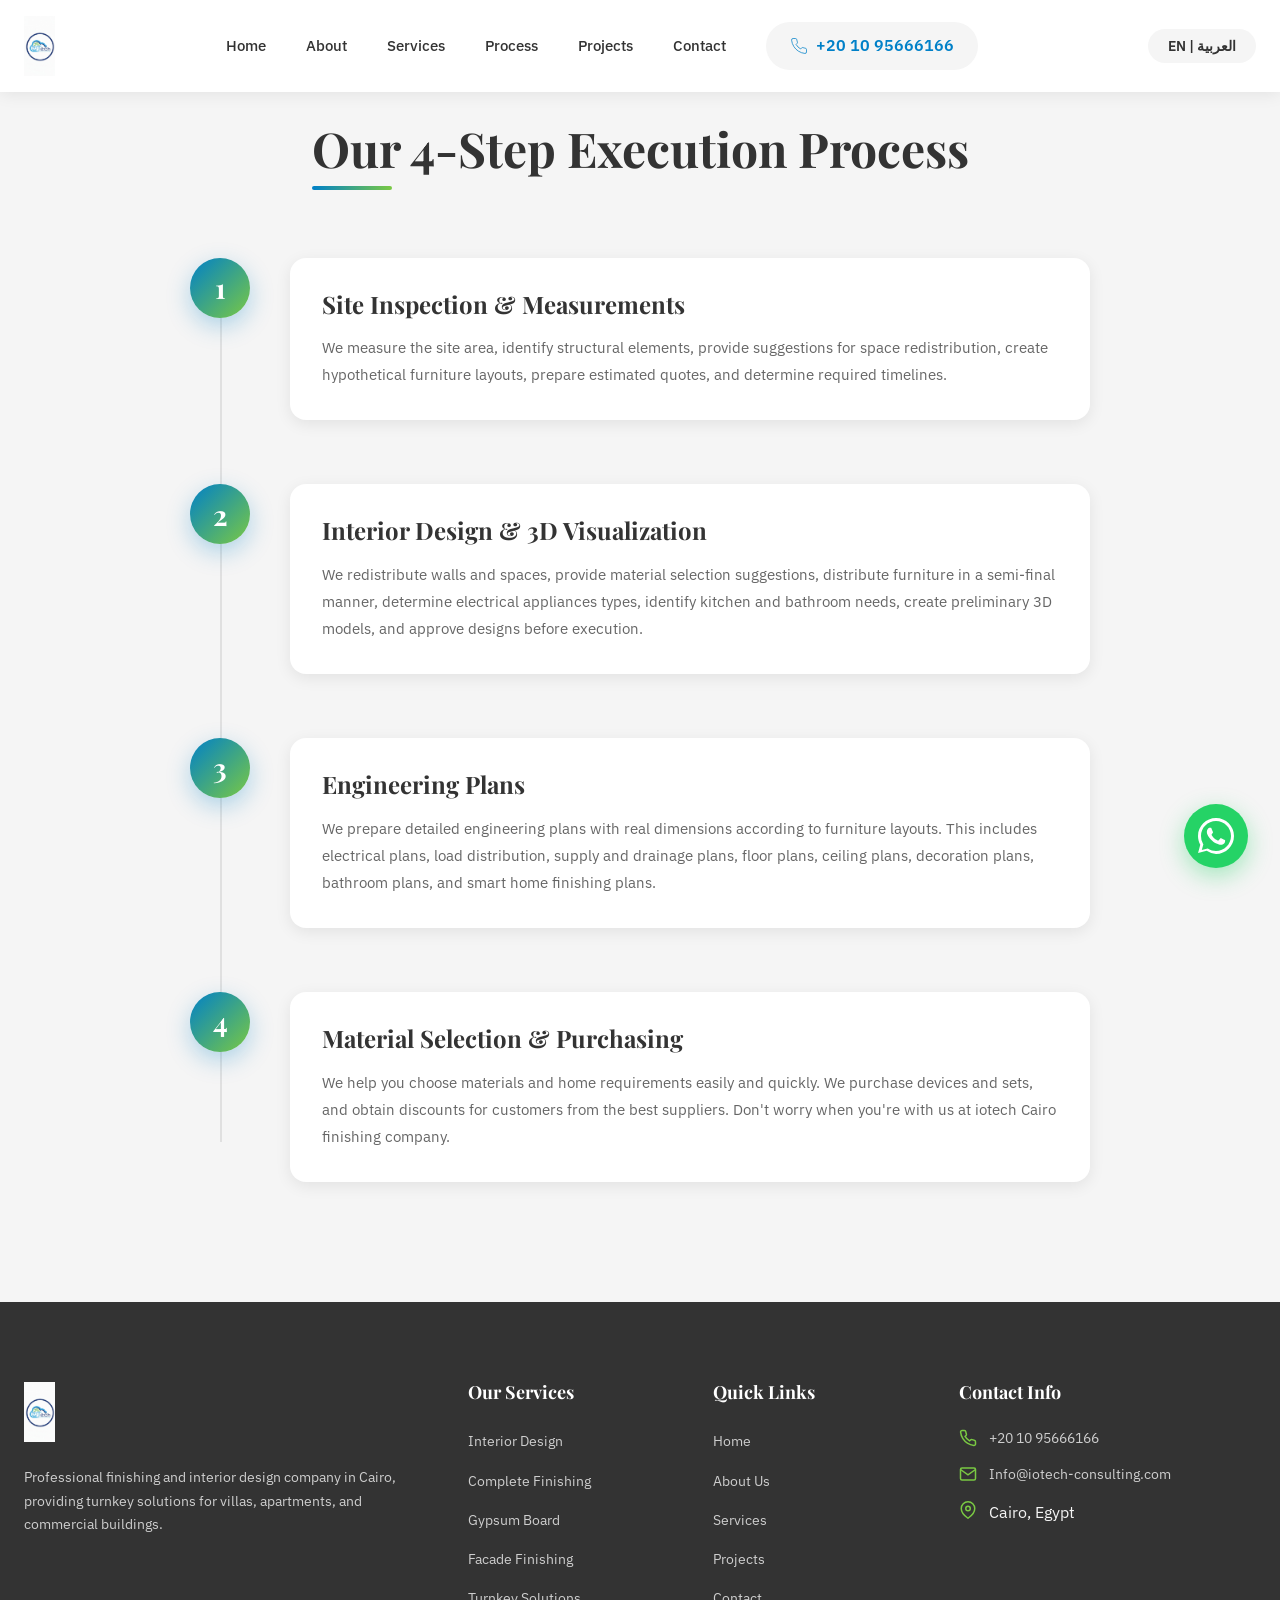
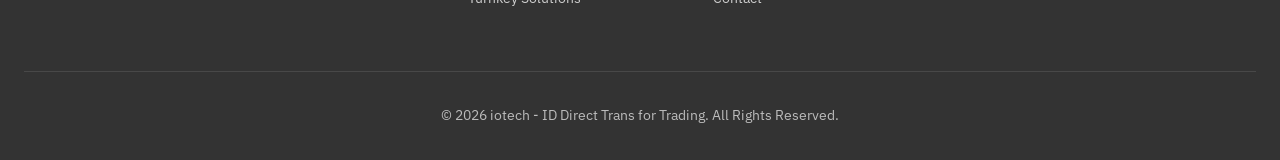
<file: process.html>
<!DOCTYPE html>
<html lang="en" dir="ltr">
<head>
    <meta charset="UTF-8">
    <meta name="viewport" content="width=device-width, initial-scale=1.0">
    <title>خطوات التنفيذ - iotech القاهرة | Our Process - iotech Cairo</title>
    <meta name="description" content="تعرف على خطوات التنفيذ في شركة iotech - من معاينة الموقع إلى التصميم والمخططات الهندسية واختيار الخامات | Discover iotech's 4-step process - from site inspection to design, engineering plans and material selection.">    <link rel="preconnect" href="https://fonts.googleapis.com">
    <link rel="preconnect" href="https://fonts.gstatic.com" crossorigin>
    <link href="https://fonts.googleapis.com/css2?family=Playfair+Display:wght@600;700;800&family=IBM+Plex+Sans:wght@400;500;600&family=Cairo:wght@400;600;700;800&display=swap" rel="stylesheet">
    <link rel="stylesheet" href="styles.css">
</head>
<body>
    <!-- WhatsApp Floating Button -->
    <a href="https://wa.me/201095666166?text=مرحباً، أرغب في الاستفسار عن خدمات iotech" 
       class="whatsapp-float" 
       target="_blank" 
       aria-label="Contact us on WhatsApp">
        <svg viewBox="0 0 32 32" fill="currentColor">
            <path d="M16 0C7.163 0 0 7.163 0 16c0 2.825.739 5.487 2.031 7.794L.063 31.219l7.656-2.006A15.904 15.904 0 0016 32c8.837 0 16-7.163 16-16S24.837 0 16 0zm0 29.333c-2.456 0-4.844-.675-6.937-1.95l-.5-.294-5.175 1.356 1.381-5.05-.319-.519A13.226 13.226 0 012.666 16C2.666 8.644 8.644 2.666 16 2.666S29.334 8.644 29.334 16 23.356 29.333 16 29.333zm7.325-9.975c-.4-.2-2.375-1.175-2.744-1.306-.369-.131-.638-.2-.906.2-.269.4-1.037 1.306-1.269 1.575-.231.269-.462.3-.862.1-.4-.2-1.688-.619-3.213-1.975-1.187-1.056-1.988-2.362-2.219-2.762-.231-.4-.025-.619.175-.819.181-.181.4-.469.6-.706.2-.231.269-.4.4-.669.131-.269.069-.5-.031-.7-.1-.2-.906-2.188-1.244-2.994-.331-.787-.662-.681-.906-.694-.231-.012-.5-.012-.769-.012s-.706.1-1.075.5c-.369.4-1.406 1.375-1.406 3.356s1.438 3.894 1.637 4.162c.2.269 2.825 4.313 6.844 6.05.956.413 1.7.662 2.281.844.962.306 1.838.262 2.531.162.769-.112 2.375-.969 2.706-1.906.331-.937.331-1.737.231-1.906-.1-.169-.369-.269-.769-.469z"/>
        </svg>
    </a>

        <!-- Navigation -->
    <nav class="navbar" id="navbar">
        <div class="container nav-container">
            <div class="nav-brand">
                <img src="logo.png" alt="iotech Logo" class="logo" id="logo">
            </div>
            
            <button class="nav-toggle" id="navToggle" aria-label="Toggle menu">
                <span></span>
                <span></span>
                <span></span>
            </button>

            <div class="nav-menu" id="navMenu">
                <a href="index.html" class="nav-link active" data-en="Home" data-ar="الرئيسية">Home</a>
                <a href="about.html" class="nav-link" data-en="About" data-ar="من نحن">About</a>
                <a href="services.html" class="nav-link" data-en="Services" data-ar="خدماتنا">Services</a>
                <a href="#process" class="nav-link" data-en="Process" data-ar="خطوات التنفيذ">Process</a>
                <a href="projects.html" class="nav-link" data-en="Projects" data-ar="مشاريعنا">Projects</a>
                <a href="contact.html" class="nav-link" data-en="Contact" data-ar="اتصل بنا">Contact</a>
                
                <div class="nav-contact">
                    <a href="tel:+201095666166" class="nav-phone">
                        <svg width="18" height="18" viewBox="0 0 24 24" fill="none" stroke="currentColor">
                            <path d="M22 16.92v3a2 2 0 01-2.18 2 19.79 19.79 0 01-8.63-3.07 19.5 19.5 0 01-6-6 19.79 19.79 0 01-3.07-8.67A2 2 0 014.11 2h3a2 2 0 012 1.72 12.84 12.84 0 00.7 2.81 2 2 0 01-.45 2.11L8.09 9.91a16 16 0 006 6l1.27-1.27a2 2 0 012.11-.45 12.84 12.84 0 002.81.7A2 2 0 0122 16.92z"/>
                        </svg>
                        <span>+20 10 95666166</span>
                    </a>
                </div>
            </div>

            <button class="lang-toggle" id="langToggle">
                <span class="lang-en">EN</span>
                <span class="lang-divider">|</span>
                <span class="lang-ar">العربية</span>
            </button>
        </div>
    </nav>

        <!-- Execution Steps -->
    <section id="steps" class="steps">
        <div class="container">
            <div class="section-header">
                <h2 class="section-title" data-en="Our 4-Step Execution Process" data-ar="خطوات التنفيذ في 4 مراحل">
                    Our 4-Step Execution Process
                </h2>
            </div>

            <div class="steps-timeline">
                <div class="step-item">
                    <div class="step-number">1</div>
                    <div class="step-content">
                        <h3 data-en="Site Inspection & Measurements" data-ar="معاينة الموقع وأخذ القياسات">
                            Site Inspection & Measurements
                        </h3>
                        <p data-en="We measure the site area, identify structural elements, provide suggestions for space redistribution, create hypothetical furniture layouts, prepare estimated quotes, and determine required timelines." 
                           data-ar="نقوم برفع مساحة المكان وتحديد أماكن الأعمدة والكمرات، تقديم اقتراحات لإعادة توزيع الحوائط والتعامل مع الفراغات، عمل توزيع افتراضي للأثاث، إعداد مقايسة تقديرية وتحديد الوقت المطلوب.">
                            We measure the site area, identify structural elements, provide suggestions for space redistribution, create hypothetical furniture layouts, prepare estimated quotes, and determine required timelines.
                        </p>
                    </div>
                </div>

                <div class="step-item">
                    <div class="step-number">2</div>
                    <div class="step-content">
                        <h3 data-en="Interior Design & 3D Visualization" data-ar="التصميم الداخلي والديكور ثلاثي الأبعاد">
                            Interior Design & 3D Visualization
                        </h3>
                        <p data-en="We redistribute walls and spaces, provide material selection suggestions, distribute furniture in a semi-final manner, determine electrical appliances types, identify kitchen and bathroom needs, create preliminary 3D models, and approve designs before execution." 
                           data-ar="نعيد توزيع الحوائط والفراغات، نوفر اقتراحات لاختيار خامة التشطيبات، نوزع الأثاث بشكل شبه نهائي، نحدد نوعية الأجهزة الكهربائية واحتياجات المطابخ والحمامات، نعمل نماذج ثلاثية الأبعاد ونعتمد التصميم قبل التنفيذ.">
                            We redistribute walls and spaces, provide material selection suggestions, distribute furniture in a semi-final manner, determine electrical appliances types, identify kitchen and bathroom needs, create preliminary 3D models, and approve designs before execution.
                        </p>
                    </div>
                </div>

                <div class="step-item">
                    <div class="step-number">3</div>
                    <div class="step-content">
                        <h3 data-en="Engineering Plans" data-ar="إعداد المخططات الهندسية">
                            Engineering Plans
                        </h3>
                        <p data-en="We prepare detailed engineering plans with real dimensions according to furniture layouts. This includes electrical plans, load distribution, supply and drainage plans, floor plans, ceiling plans, decoration plans, bathroom plans, and smart home finishing plans." 
                           data-ar="نعد مخططات المشروع الهندسية بالأبعاد الحقيقية وفقاً للأثاث. تشمل مخططات التيار الكهربائي وتوزيع الأحمال، مخططات التغذية والصرف، مخططات الأرضيات والأسقف والديكور والحمامات، ومخططات المنازل الذكية.">
                            We prepare detailed engineering plans with real dimensions according to furniture layouts. This includes electrical plans, load distribution, supply and drainage plans, floor plans, ceiling plans, decoration plans, bathroom plans, and smart home finishing plans.
                        </p>
                    </div>
                </div>

                <div class="step-item">
                    <div class="step-number">4</div>
                    <div class="step-content">
                        <h3 data-en="Material Selection & Purchasing" data-ar="اختيار الخامات وشراء مستلزمات المنزل">
                            Material Selection & Purchasing
                        </h3>
                        <p data-en="We help you choose materials and home requirements easily and quickly. We purchase devices and sets, and obtain discounts for customers from the best suppliers. Don't worry when you're with us at iotech Cairo finishing company." 
                           data-ar="نساعدك في اختيار الخامات ومستلزمات المكان بسهولة وسرعة فائقة. نشتري الأجهزة والأطقم ونحصل على خصومات للعملاء من أفضل الموردين. لا تقلق وأنت معنا في شركة تشطيب iotech القاهرة.">
                            We help you choose materials and home requirements easily and quickly. We purchase devices and sets, and obtain discounts for customers from the best suppliers. Don't worry when you're with us at iotech Cairo finishing company.
                        </p>
                    </div>
                </div>
            </div>
        </div>
    </section>

        <!-- Footer -->
    <footer class="footer">
        <div class="container">
            <div class="footer-grid">
                <div class="footer-col">
                    <img src="logo.png" alt="iotech Logo" class="footer-logo">
                    <p data-en="Professional finishing and interior design company in Cairo, providing turnkey solutions for villas, apartments, and commercial buildings." 
                       data-ar="شركة تشطيبات وتصميم داخلي احترافية في القاهرة، نوفر حلول متكاملة للفلل والشقق والمباني التجارية.">
                        Professional finishing and interior design company in Cairo, providing turnkey solutions for villas, apartments, and commercial buildings.
                    </p>
                </div>

                <div class="footer-col">
                    <h4 data-en="Our Services" data-ar="خدماتنا">Our Services</h4>
                    <ul>
                        <li><a href="services.html" data-en="Interior Design" data-ar="التصميم الداخلي">Interior Design</a></li>
                        <li><a href="services.html" data-en="Complete Finishing" data-ar="التشطيبات الكاملة">Complete Finishing</a></li>
                        <li><a href="services.html" data-en="Gypsum Board" data-ar="الجبسون بورد">Gypsum Board</a></li>
                        <li><a href="services.html" data-en="Facade Finishing" data-ar="تشطيب الواجهات">Facade Finishing</a></li>
                        <li><a href="services.html" data-en="Turnkey Solutions" data-ar="التسليم على المفتاح">Turnkey Solutions</a></li>
                    </ul>
                </div>

                <div class="footer-col">
                    <h4 data-en="Quick Links" data-ar="روابط سريعة">Quick Links</h4>
                    <ul>
                        <li><a href="index.html" data-en="Home" data-ar="الرئيسية">Home</a></li>
                        <li><a href="about.html" data-en="About Us" data-ar="من نحن">About Us</a></li>
                        <li><a href="services.html" data-en="Services" data-ar="خدماتنا">Services</a></li>
                        <li><a href="projects.html" data-en="Projects" data-ar="مشاريعنا">Projects</a></li>
                        <li><a href="contact.html" data-en="Contact" data-ar="اتصل بنا">Contact</a></li>
                    </ul>
                </div>

                <div class="footer-col">
                    <h4 data-en="Contact Info" data-ar="معلومات الاتصال">Contact Info</h4>
                    <ul class="footer-contact">
                        <li>
                            <svg viewBox="0 0 24 24" fill="none" stroke="currentColor">
                                <path d="M22 16.92v3a2 2 0 01-2.18 2 19.79 19.79 0 01-8.63-3.07 19.5 19.5 0 01-6-6 19.79 19.79 0 01-3.07-8.67A2 2 0 014.11 2h3a2 2 0 012 1.72 12.84 12.84 0 00.7 2.81 2 2 0 01-.45 2.11L8.09 9.91a16 16 0 006 6l1.27-1.27a2 2 0 012.11-.45 12.84 12.84 0 002.81.7A2 2 0 0122 16.92z"/>
                            </svg>
                            <a href="tel:+201095666166">+20 10 95666166</a>
                        </li>
                        <li>
                            <svg viewBox="0 0 24 24" fill="none" stroke="currentColor">
                                <path d="M4 4h16c1.1 0 2 .9 2 2v12c0 1.1-.9 2-2 2H4c-1.1 0-2-.9-2-2V6c0-1.1.9-2 2-2z"/>
                                <polyline points="22,6 12,13 2,6"/>
                            </svg>
                            <a href="mailto:Info@iotech-consulting.com">Info@iotech-consulting.com</a>
                        </li>
                        <li>
                            <svg viewBox="0 0 24 24" fill="none" stroke="currentColor">
                                <path d="M21 10c0 7-9 13-9 13s-9-6-9-13a9 9 0 0118 0z"/>
                                <circle cx="12" cy="10" r="3"/>
                            </svg>
                            <span data-en="Cairo, Egypt" data-ar="القاهرة، مصر">Cairo, Egypt</span>
                        </li>
                    </ul>
                </div>
            </div>

            <div class="footer-bottom">
                <p data-en="© 2026 iotech - ID Direct Trans for Trading. All Rights Reserved." 
                   data-ar="© 2026 iotech - ID Direct Trans for Trading. جميع الحقوق محفوظة">
                    © 2026 iotech - ID Direct Trans for Trading. All Rights Reserved.
                </p>
            </div>
        </div>
    </footer>

    <script src="script.js"></script>
</body>
</html>
</file>
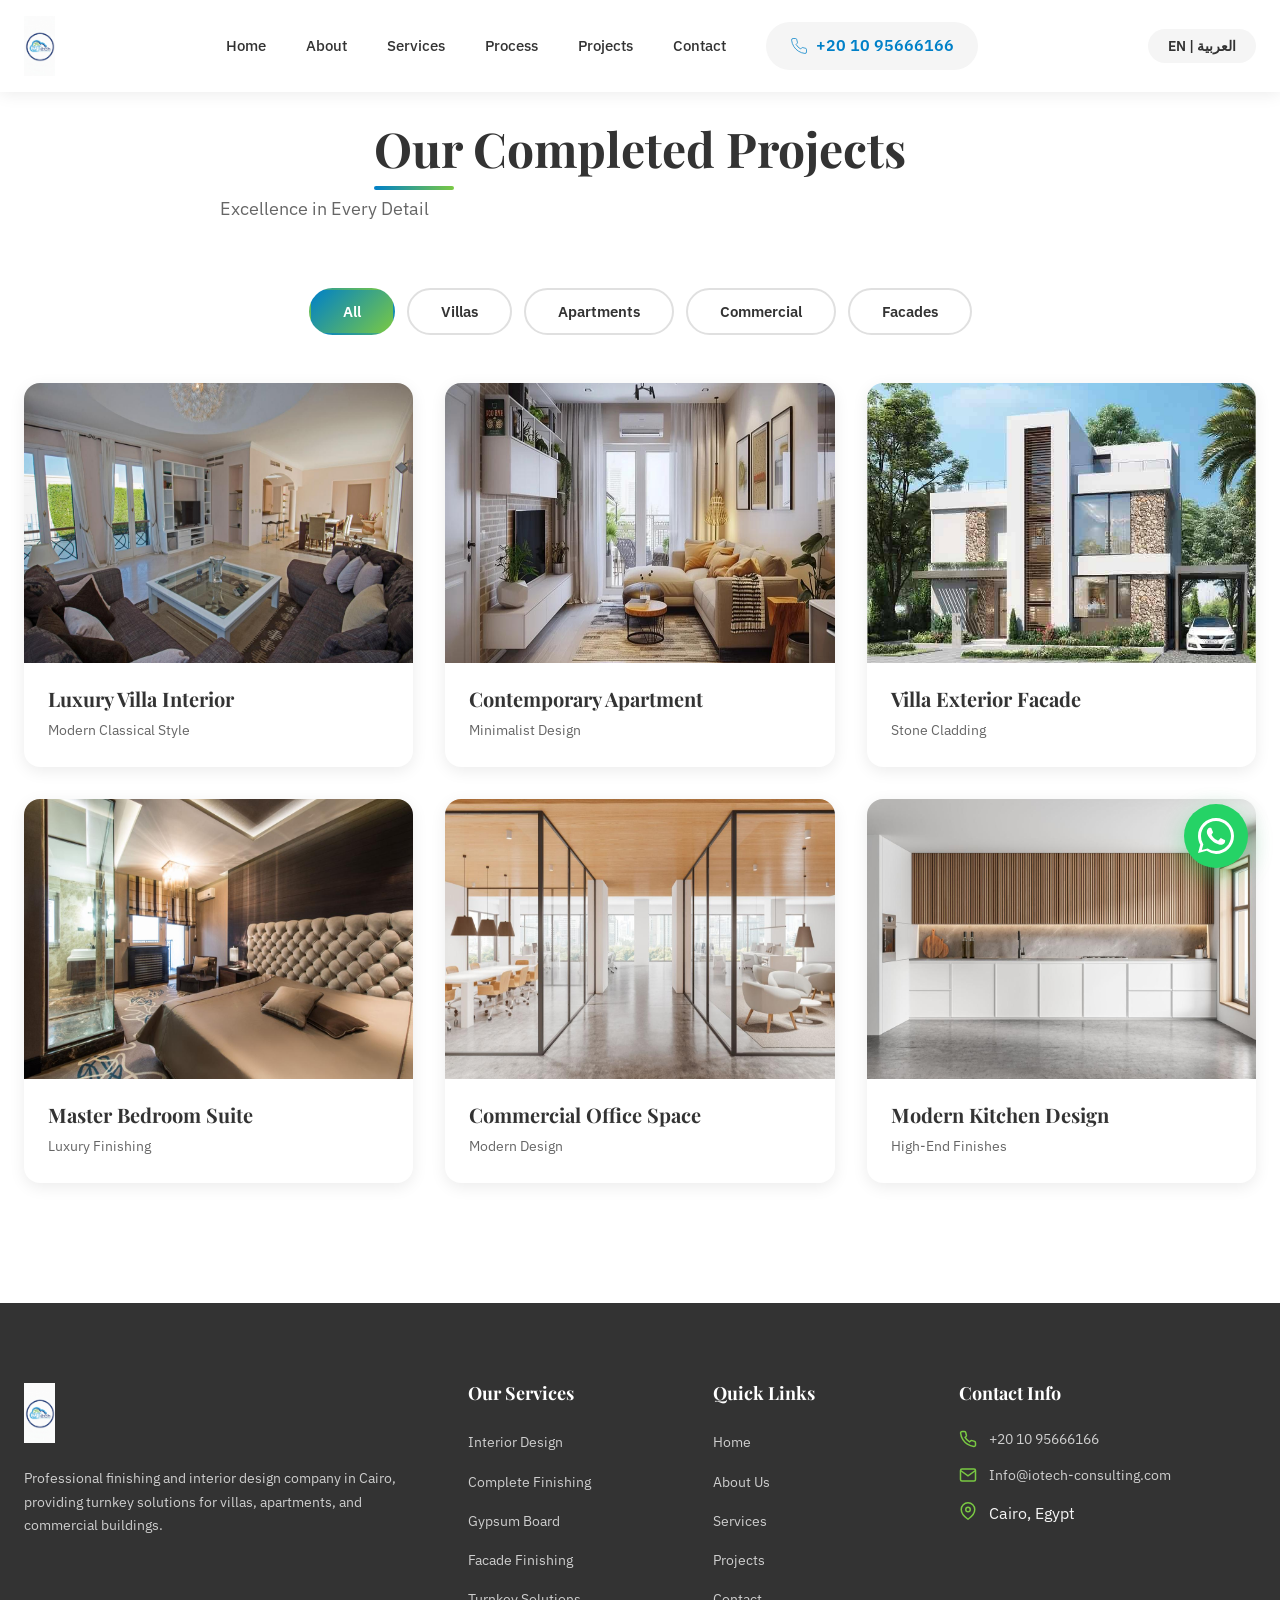
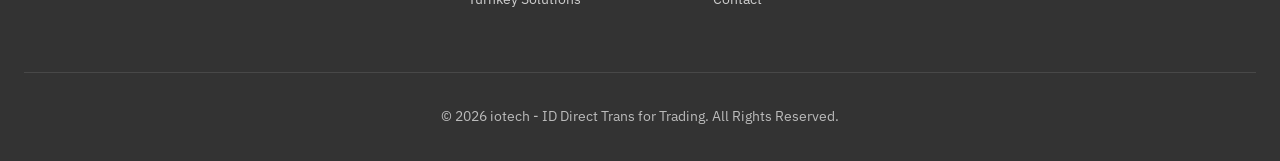
<file: projects.html>
<!DOCTYPE html>
<html lang="en" dir="ltr">
<head>
    <meta charset="UTF-8">
    <meta name="viewport" content="width=device-width, initial-scale=1.0">
    <title>مشاريعنا - iotech القاهرة | Our Projects - iotech Cairo</title>
    <meta name="description" content="اطلع على مشاريع iotech المنفذة من فلل وشقق ومباني تجارية وواجهات في القاهرة | Browse iotech completed projects including villas, apartments, commercial spaces and facades in Cairo.">    <link rel="preconnect" href="https://fonts.googleapis.com">
    <link rel="preconnect" href="https://fonts.gstatic.com" crossorigin>
    <link href="https://fonts.googleapis.com/css2?family=Playfair+Display:wght@600;700;800&family=IBM+Plex+Sans:wght@400;500;600&family=Cairo:wght@400;600;700;800&display=swap" rel="stylesheet">
    <link rel="stylesheet" href="styles.css">
</head>
<body>
    <!-- WhatsApp Floating Button -->
    <a href="https://wa.me/201095666166?text=مرحباً، أرغب في الاستفسار عن خدمات iotech" 
       class="whatsapp-float" 
       target="_blank" 
       aria-label="Contact us on WhatsApp">
        <svg viewBox="0 0 32 32" fill="currentColor">
            <path d="M16 0C7.163 0 0 7.163 0 16c0 2.825.739 5.487 2.031 7.794L.063 31.219l7.656-2.006A15.904 15.904 0 0016 32c8.837 0 16-7.163 16-16S24.837 0 16 0zm0 29.333c-2.456 0-4.844-.675-6.937-1.95l-.5-.294-5.175 1.356 1.381-5.05-.319-.519A13.226 13.226 0 012.666 16C2.666 8.644 8.644 2.666 16 2.666S29.334 8.644 29.334 16 23.356 29.333 16 29.333zm7.325-9.975c-.4-.2-2.375-1.175-2.744-1.306-.369-.131-.638-.2-.906.2-.269.4-1.037 1.306-1.269 1.575-.231.269-.462.3-.862.1-.4-.2-1.688-.619-3.213-1.975-1.187-1.056-1.988-2.362-2.219-2.762-.231-.4-.025-.619.175-.819.181-.181.4-.469.6-.706.2-.231.269-.4.4-.669.131-.269.069-.5-.031-.7-.1-.2-.906-2.188-1.244-2.994-.331-.787-.662-.681-.906-.694-.231-.012-.5-.012-.769-.012s-.706.1-1.075.5c-.369.4-1.406 1.375-1.406 3.356s1.438 3.894 1.637 4.162c.2.269 2.825 4.313 6.844 6.05.956.413 1.7.662 2.281.844.962.306 1.838.262 2.531.162.769-.112 2.375-.969 2.706-1.906.331-.937.331-1.737.231-1.906-.1-.169-.369-.269-.769-.469z"/>
        </svg>
    </a>

        <!-- Navigation -->
    <nav class="navbar" id="navbar">
        <div class="container nav-container">
            <div class="nav-brand">
                <img src="logo.png" alt="iotech Logo" class="logo" id="logo">
            </div>
            
            <button class="nav-toggle" id="navToggle" aria-label="Toggle menu">
                <span></span>
                <span></span>
                <span></span>
            </button>

            <div class="nav-menu" id="navMenu">
                <a href="index.html" class="nav-link active" data-en="Home" data-ar="الرئيسية">Home</a>
                <a href="about.html" class="nav-link" data-en="About" data-ar="من نحن">About</a>
                <a href="services.html" class="nav-link" data-en="Services" data-ar="خدماتنا">Services</a>
                <a href="process.html" class="nav-link" data-en="Process" data-ar="خطوات التنفيذ">Process</a>
                <a href="#projects" class="nav-link" data-en="Projects" data-ar="مشاريعنا">Projects</a>
                <a href="contact.html" class="nav-link" data-en="Contact" data-ar="اتصل بنا">Contact</a>
                
                <div class="nav-contact">
                    <a href="tel:+201095666166" class="nav-phone">
                        <svg width="18" height="18" viewBox="0 0 24 24" fill="none" stroke="currentColor">
                            <path d="M22 16.92v3a2 2 0 01-2.18 2 19.79 19.79 0 01-8.63-3.07 19.5 19.5 0 01-6-6 19.79 19.79 0 01-3.07-8.67A2 2 0 014.11 2h3a2 2 0 012 1.72 12.84 12.84 0 00.7 2.81 2 2 0 01-.45 2.11L8.09 9.91a16 16 0 006 6l1.27-1.27a2 2 0 012.11-.45 12.84 12.84 0 002.81.7A2 2 0 0122 16.92z"/>
                        </svg>
                        <span>+20 10 95666166</span>
                    </a>
                </div>
            </div>

            <button class="lang-toggle" id="langToggle">
                <span class="lang-en">EN</span>
                <span class="lang-divider">|</span>
                <span class="lang-ar">العربية</span>
            </button>
        </div>
    </nav>

      <!-- Projects Gallery -->
    <section id="projects" class="projects">
        <div class="container">
            <div class="section-header">
                <h2 class="section-title" data-en="Our Completed Projects" data-ar="مشاريعنا المنفذة">
                    Our Completed Projects
                </h2>
                <p class="section-subtitle" data-en="Excellence in Every Detail" data-ar="التميز في كل التفاصيل">
                    Excellence in Every Detail
                </p>
            </div>

            <div class="projects-filter">
                <button class="filter-btn active" data-filter="all" data-en="All" data-ar="الكل">All</button>
                <button class="filter-btn" data-filter="villa" data-en="Villas" data-ar="فلل">Villas</button>
                <button class="filter-btn" data-filter="apartment" data-en="Apartments" data-ar="شقق">Apartments</button>
                <button class="filter-btn" data-filter="commercial" data-en="Commercial" data-ar="تجاري">Commercial</button>
                <button class="filter-btn" data-filter="facade" data-en="Facades" data-ar="واجهات">Facades</button>
            </div>

            <div class="projects-grid">
                <div class="project-card" data-category="villa">
                    <div class="project-image">
                        <div class="img-placeholder">
                             <img src="imgs/villa1.jpg" alt="About iotech">
                           
                        </div>
                    </div>
                    <div class="project-info">
                        <h3 data-en="Luxury Villa Interior" data-ar="تشطيب فيلا فاخرة">Luxury Villa Interior</h3>
                        <p data-en="Modern Classical Style" data-ar="طراز حديث كلاسيكي">Modern Classical Style</p>
                    </div>
                </div>

                <div class="project-card" data-category="apartment">
                    <div class="project-image">
                        <div class="img-placeholder">
                             <img src="imgs/apart2.jpg" alt="About iotech">
                        </div>
                    </div>
                    <div class="project-info">
                        <h3 data-en="Contemporary Apartment" data-ar="شقة معاصرة">Contemporary Apartment</h3>
                        <p data-en="Minimalist Design" data-ar="تصميم بسيط">Minimalist Design</p>
                    </div>
                </div>

                <div class="project-card" data-category="facade">
                    <div class="project-image">
                        <div class="img-placeholder">
                            <img src="imgs/face1.jpg" alt="About iotech">
                        </div>
                    </div>
                    <div class="project-info">
                        <h3 data-en="Villa Exterior Facade" data-ar="واجهة فيلا خارجية">Villa Exterior Facade</h3>
                        <p data-en="Stone Cladding" data-ar="حجر طبيعي">Stone Cladding</p>
                    </div>
                </div>

                <div class="project-card" data-category="villa">
                    <div class="project-image">
                        <div class="img-placeholder">
                             <img src="imgs/masterbed.jpg" alt="About iotech">
                        </div>
                    </div>
                    <div class="project-info">
                        <h3 data-en="Master Bedroom Suite" data-ar="جناح غرفة نوم رئيسية">Master Bedroom Suite</h3>
                        <p data-en="Luxury Finishing" data-ar="تشطيب فاخر">Luxury Finishing</p>
                    </div>
                </div>

                <div class="project-card" data-category="commercial">
                    <div class="project-image">
                        <div class="img-placeholder">
                            <img src="imgs/com.jpg" alt="About iotech">
                        </div>
                    </div>
                    <div class="project-info">
                        <h3 data-en="Commercial Office Space" data-ar="مكتب تجاري">Commercial Office Space</h3>
                        <p data-en="Modern Design" data-ar="تصميم حديث">Modern Design</p>
                    </div>
                </div>

                <div class="project-card" data-category="apartment">
                    <div class="project-image">
                        <div class="img-placeholder">
                             <img src="imgs/kitchen.jpg" alt="About iotech">
                        </div>
                    </div>
                    <div class="project-info">
                        <h3 data-en="Modern Kitchen Design" data-ar="تصميم مطبخ حديث">Modern Kitchen Design</h3>
                        <p data-en="High-End Finishes" data-ar="تشطيبات راقية">High-End Finishes</p>
                    </div>
                </div>
            </div>
        </div>
    </section>

        <!-- Footer -->
    <footer class="footer">
        <div class="container">
            <div class="footer-grid">
                <div class="footer-col">
                    <img src="logo.png" alt="iotech Logo" class="footer-logo">
                    <p data-en="Professional finishing and interior design company in Cairo, providing turnkey solutions for villas, apartments, and commercial buildings." 
                       data-ar="شركة تشطيبات وتصميم داخلي احترافية في القاهرة، نوفر حلول متكاملة للفلل والشقق والمباني التجارية.">
                        Professional finishing and interior design company in Cairo, providing turnkey solutions for villas, apartments, and commercial buildings.
                    </p>
                </div>

                <div class="footer-col">
                    <h4 data-en="Our Services" data-ar="خدماتنا">Our Services</h4>
                    <ul>
                        <li><a href="services.html" data-en="Interior Design" data-ar="التصميم الداخلي">Interior Design</a></li>
                        <li><a href="services.html" data-en="Complete Finishing" data-ar="التشطيبات الكاملة">Complete Finishing</a></li>
                        <li><a href="services.html" data-en="Gypsum Board" data-ar="الجبسون بورد">Gypsum Board</a></li>
                        <li><a href="services.html" data-en="Facade Finishing" data-ar="تشطيب الواجهات">Facade Finishing</a></li>
                        <li><a href="services.html" data-en="Turnkey Solutions" data-ar="التسليم على المفتاح">Turnkey Solutions</a></li>
                    </ul>
                </div>

                <div class="footer-col">
                    <h4 data-en="Quick Links" data-ar="روابط سريعة">Quick Links</h4>
                    <ul>
                        <li><a href="index.html" data-en="Home" data-ar="الرئيسية">Home</a></li>
                        <li><a href="about.html" data-en="About Us" data-ar="من نحن">About Us</a></li>
                        <li><a href="services.html" data-en="Services" data-ar="خدماتنا">Services</a></li>
                        <li><a href="#projects" data-en="Projects" data-ar="مشاريعنا">Projects</a></li>
                        <li><a href="contact.html" data-en="Contact" data-ar="اتصل بنا">Contact</a></li>
                    </ul>
                </div>

                <div class="footer-col">
                    <h4 data-en="Contact Info" data-ar="معلومات الاتصال">Contact Info</h4>
                    <ul class="footer-contact">
                        <li>
                            <svg viewBox="0 0 24 24" fill="none" stroke="currentColor">
                                <path d="M22 16.92v3a2 2 0 01-2.18 2 19.79 19.79 0 01-8.63-3.07 19.5 19.5 0 01-6-6 19.79 19.79 0 01-3.07-8.67A2 2 0 014.11 2h3a2 2 0 012 1.72 12.84 12.84 0 00.7 2.81 2 2 0 01-.45 2.11L8.09 9.91a16 16 0 006 6l1.27-1.27a2 2 0 012.11-.45 12.84 12.84 0 002.81.7A2 2 0 0122 16.92z"/>
                            </svg>
                            <a href="tel:+201095666166">+20 10 95666166</a>
                        </li>
                        <li>
                            <svg viewBox="0 0 24 24" fill="none" stroke="currentColor">
                                <path d="M4 4h16c1.1 0 2 .9 2 2v12c0 1.1-.9 2-2 2H4c-1.1 0-2-.9-2-2V6c0-1.1.9-2 2-2z"/>
                                <polyline points="22,6 12,13 2,6"/>
                            </svg>
                            <a href="mailto:Info@iotech-consulting.com">Info@iotech-consulting.com</a>
                        </li>
                        <li>
                            <svg viewBox="0 0 24 24" fill="none" stroke="currentColor">
                                <path d="M21 10c0 7-9 13-9 13s-9-6-9-13a9 9 0 0118 0z"/>
                                <circle cx="12" cy="10" r="3"/>
                            </svg>
                            <span data-en="Cairo, Egypt" data-ar="القاهرة، مصر">Cairo, Egypt</span>
                        </li>
                    </ul>
                </div>
            </div>

            <div class="footer-bottom">
                <p data-en="© 2026 iotech - ID Direct Trans for Trading. All Rights Reserved." 
                   data-ar="© 2026 iotech - ID Direct Trans for Trading. جميع الحقوق محفوظة">
                    © 2026 iotech - ID Direct Trans for Trading. All Rights Reserved.
                </p>
            </div>
        </div>
    </footer>

    <script src="script.js"></script>

</body>
</html>
</file>
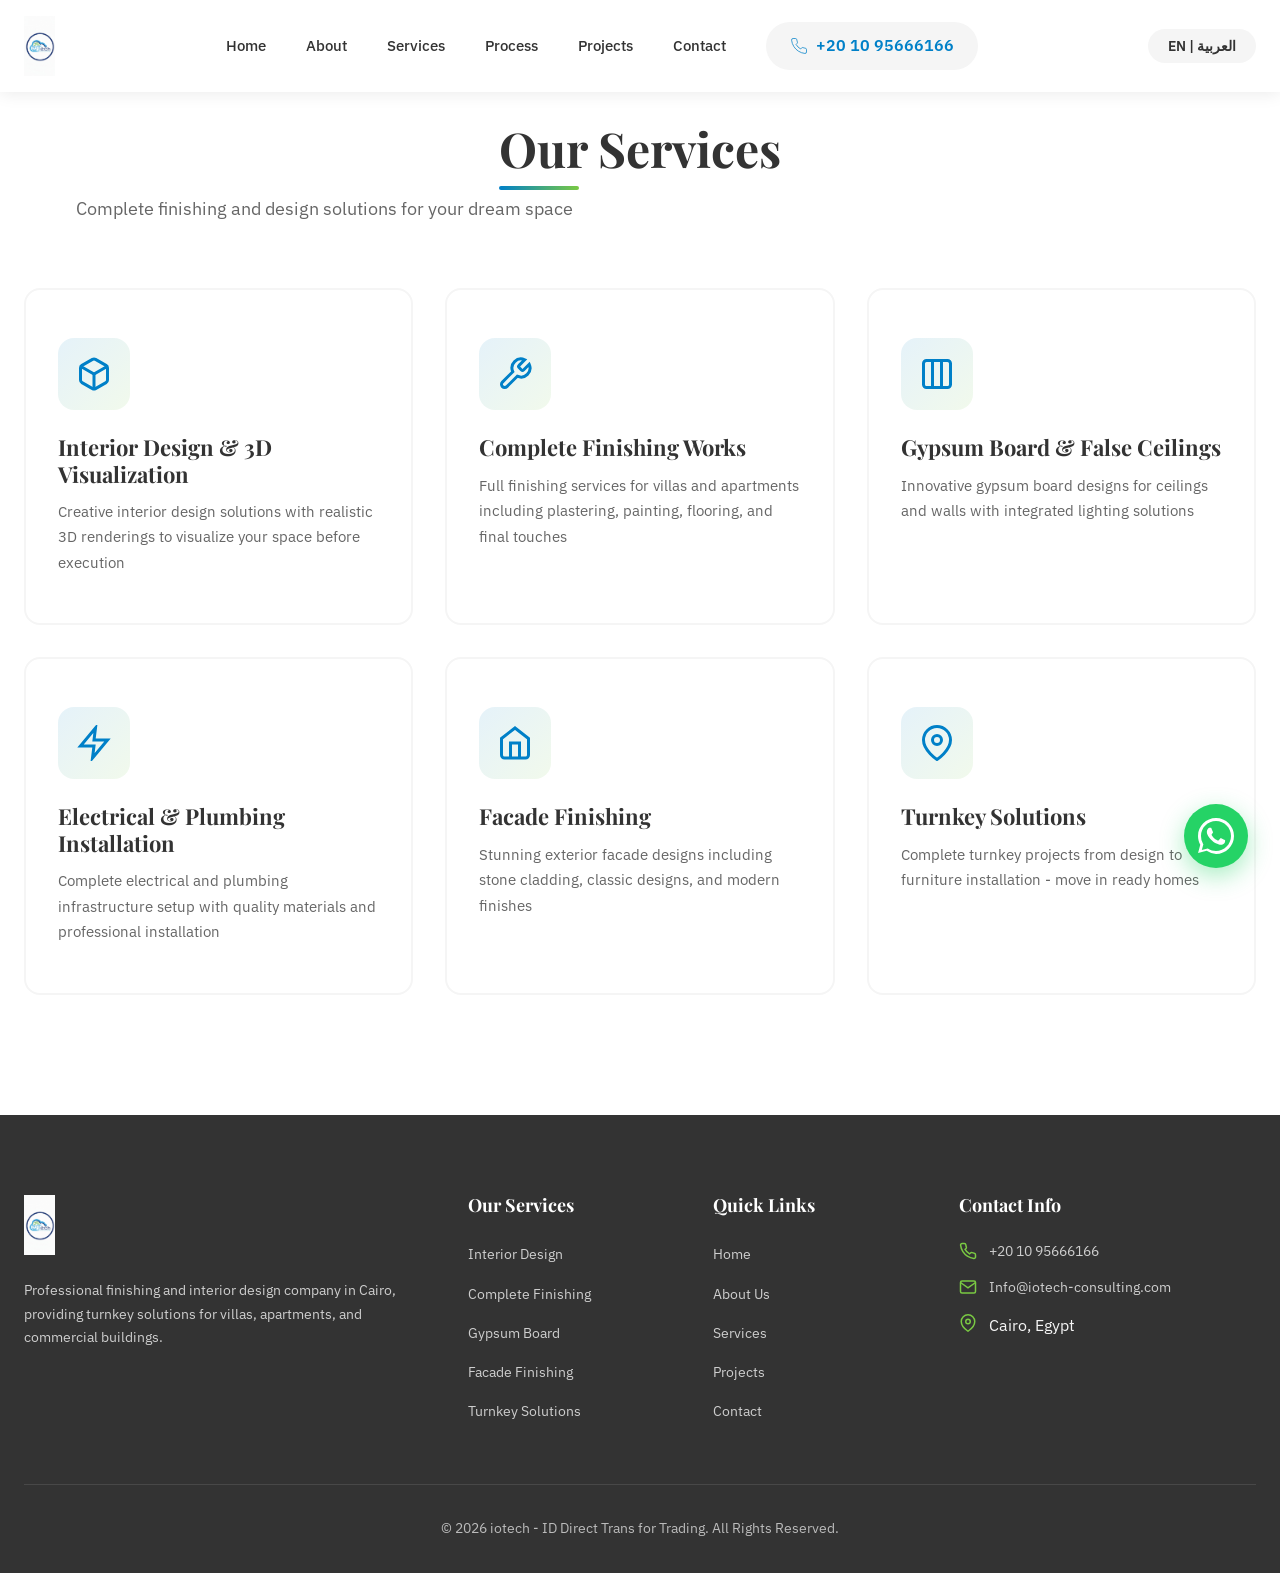
<file: services.html>
<!DOCTYPE html>
<html lang="en" dir="ltr">
<head>
    <meta charset="UTF-8">
    <meta name="viewport" content="width=device-width, initial-scale=1.0">
    <title>خدماتنا - iotech القاهرة | Our Services - iotech Cairo</title>
    <meta name="description" content="خدمات iotech تشمل التصميم الداخلي، التشطيبات الكاملة، الجبسون بورد، تشطيب الواجهات والتسليم على المفتاح | iotech services include interior design, complete finishing, gypsum board, facade finishing and turnkey solutions.">
    <link rel="preconnect" href="https://fonts.googleapis.com">
    <link rel="preconnect" href="https://fonts.gstatic.com" crossorigin>
    <link href="https://fonts.googleapis.com/css2?family=Playfair+Display:wght@600;700;800&family=IBM+Plex+Sans:wght@400;500;600&family=Cairo:wght@400;600;700;800&display=swap" rel="stylesheet">
    <link rel="stylesheet" href="styles.css">
</head>
<body>
    <!-- WhatsApp Floating Button -->
    <a href="https://wa.me/201095666166?text=مرحباً، أرغب في الاستفسار عن خدمات iotech" 
       class="whatsapp-float" 
       target="_blank" 
       aria-label="Contact us on WhatsApp">
        <svg viewBox="0 0 32 32" fill="currentColor">
            <path d="M16 0C7.163 0 0 7.163 0 16c0 2.825.739 5.487 2.031 7.794L.063 31.219l7.656-2.006A15.904 15.904 0 0016 32c8.837 0 16-7.163 16-16S24.837 0 16 0zm0 29.333c-2.456 0-4.844-.675-6.937-1.95l-.5-.294-5.175 1.356 1.381-5.05-.319-.519A13.226 13.226 0 012.666 16C2.666 8.644 8.644 2.666 16 2.666S29.334 8.644 29.334 16 23.356 29.333 16 29.333zm7.325-9.975c-.4-.2-2.375-1.175-2.744-1.306-.369-.131-.638-.2-.906.2-.269.4-1.037 1.306-1.269 1.575-.231.269-.462.3-.862.1-.4-.2-1.688-.619-3.213-1.975-1.187-1.056-1.988-2.362-2.219-2.762-.231-.4-.025-.619.175-.819.181-.181.4-.469.6-.706.2-.231.269-.4.4-.669.131-.269.069-.5-.031-.7-.1-.2-.906-2.188-1.244-2.994-.331-.787-.662-.681-.906-.694-.231-.012-.5-.012-.769-.012s-.706.1-1.075.5c-.369.4-1.406 1.375-1.406 3.356s1.438 3.894 1.637 4.162c.2.269 2.825 4.313 6.844 6.05.956.413 1.7.662 2.281.844.962.306 1.838.262 2.531.162.769-.112 2.375-.969 2.706-1.906.331-.937.331-1.737.231-1.906-.1-.169-.369-.269-.769-.469z"/>
        </svg>
    </a>

        <!-- Navigation -->
    <nav class="navbar" id="navbar">
        <div class="container nav-container">
            <div class="nav-brand">
                <img src="logo.png" alt="iotech Logo" class="logo" id="logo">
            </div>
            
            <button class="nav-toggle" id="navToggle" aria-label="Toggle menu">
                <span></span>
                <span></span>
                <span></span>
            </button>

            <div class="nav-menu" id="navMenu">
                <a href="index.html" class="nav-link active" data-en="Home" data-ar="الرئيسية">Home</a>
                <a href="about.html" class="nav-link" data-en="About" data-ar="من نحن">About</a>
                <a href="#services" class="nav-link" data-en="Services" data-ar="خدماتنا">Services</a>
                <a href="process.html" class="nav-link" data-en="Process" data-ar="خطوات التنفيذ">Process</a>
                <a href="projects.html" class="nav-link" data-en="Projects" data-ar="مشاريعنا">Projects</a>
                <a href="contact.html" class="nav-link" data-en="Contact" data-ar="اتصل بنا">Contact</a>
                
                <div class="nav-contact">
                    <a href="tel:+201095666166" class="nav-phone">
                        <svg width="18" height="18" viewBox="0 0 24 24" fill="none" stroke="currentColor">
                            <path d="M22 16.92v3a2 2 0 01-2.18 2 19.79 19.79 0 01-8.63-3.07 19.5 19.5 0 01-6-6 19.79 19.79 0 01-3.07-8.67A2 2 0 014.11 2h3a2 2 0 012 1.72 12.84 12.84 0 00.7 2.81 2 2 0 01-.45 2.11L8.09 9.91a16 16 0 006 6l1.27-1.27a2 2 0 012.11-.45 12.84 12.84 0 002.81.7A2 2 0 0122 16.92z"/>
                        </svg>
                        <span>+20 10 95666166</span>
                    </a>
                </div>
            </div>

            <button class="lang-toggle" id="langToggle">
                <span class="lang-en">EN</span>
                <span class="lang-divider">|</span>
                <span class="lang-ar">العربية</span>
            </button>
        </div>
    </nav>
  
    <!-- Services Overview -->
    <section id="services" class="services">
        <div class="container">
            <div class="section-header">
                <h2 class="section-title" data-en="Our Services" data-ar="خدماتنا">Our Services</h2>
                <p class="section-subtitle" data-en="Complete finishing and design solutions for your dream space" 
                   data-ar="حلول تشطيب وتصميم متكاملة لمساحتك المثالية">
                    Complete finishing and design solutions for your dream space
                </p>
            </div>

            <div class="services-grid">
                <div class="service-card">
                    <div class="service-icon">
                        <svg viewBox="0 0 24 24" fill="none" stroke="currentColor">
                            <path d="M21 16V8a2 2 0 00-1-1.73l-7-4a2 2 0 00-2 0l-7 4A2 2 0 003 8v8a2 2 0 001 1.73l7 4a2 2 0 002 0l7-4A2 2 0 0021 16z"/>
                            <polyline points="3.27 6.96 12 12.01 20.73 6.96"/>
                            <line x1="12" y1="22.08" x2="12" y2="12"/>
                        </svg>
                    </div>
                    <h3 class="service-title" data-en="Interior Design & 3D Visualization" data-ar="التصميم الداخلي والإظهار ثلاثي الأبعاد">
                        Interior Design & 3D Visualization
                    </h3>
                    <p class="service-desc" data-en="Creative interior design solutions with realistic 3D renderings to visualize your space before execution" 
                       data-ar="حلول تصميم داخلي إبداعية مع رسومات ثلاثية الأبعاد واقعية لتصور مساحتك قبل التنفيذ">
                        Creative interior design solutions with realistic 3D renderings to visualize your space before execution
                    </p>
                </div>

                <div class="service-card">
                    <div class="service-icon">
                        <svg viewBox="0 0 24 24" fill="none" stroke="currentColor">
                            <path d="M14.7 6.3a1 1 0 000 1.4l1.6 1.6a1 1 0 001.4 0l3.77-3.77a6 6 0 01-7.94 7.94l-6.91 6.91a2.12 2.12 0 01-3-3l6.91-6.91a6 6 0 017.94-7.94l-3.76 3.76z"/>
                        </svg>
                    </div>
                    <h3 class="service-title" data-en="Complete Finishing Works" data-ar="أعمال التشطيبات الكاملة">
                        Complete Finishing Works
                    </h3>
                    <p class="service-desc" data-en="Full finishing services for villas and apartments including plastering, painting, flooring, and final touches" 
                       data-ar="خدمات التشطيب الكاملة للفلل والشقق تشمل المحارة والدهانات والأرضيات واللمسات النهائية">
                        Full finishing services for villas and apartments including plastering, painting, flooring, and final touches
                    </p>
                </div>

                <div class="service-card">
                    <div class="service-icon">
                        <svg viewBox="0 0 24 24" fill="none" stroke="currentColor">
                            <rect x="3" y="3" width="18" height="18" rx="2"/>
                            <path d="M9 3v18"/>
                            <path d="M15 3v18"/>
                        </svg>
                    </div>
                    <h3 class="service-title" data-en="Gypsum Board & False Ceilings" data-ar="الجبسون بورد والأسقف المستعارة">
                        Gypsum Board & False Ceilings
                    </h3>
                    <p class="service-desc" data-en="Innovative gypsum board designs for ceilings and walls with integrated lighting solutions" 
                       data-ar="تصميمات جبسون بورد مبتكرة للأسقف والجدران مع حلول إضاءة متكاملة">
                        Innovative gypsum board designs for ceilings and walls with integrated lighting solutions
                    </p>
                </div>

                <div class="service-card">
                    <div class="service-icon">
                        <svg viewBox="0 0 24 24" fill="none" stroke="currentColor">
                            <path d="M13 2L3 14h9l-1 8 10-12h-9l1-8z"/>
                        </svg>
                    </div>
                    <h3 class="service-title" data-en="Electrical & Plumbing Installation" data-ar="تأسيس الكهرباء والسباكة">
                        Electrical & Plumbing Installation
                    </h3>
                    <p class="service-desc" data-en="Complete electrical and plumbing infrastructure setup with quality materials and professional installation" 
                       data-ar="تأسيس كامل للبنية التحتية الكهربائية والسباكة بمواد عالية الجودة وتركيب احترافي">
                        Complete electrical and plumbing infrastructure setup with quality materials and professional installation
                    </p>
                </div>

                <div class="service-card">
                    <div class="service-icon">
                        <svg viewBox="0 0 24 24" fill="none" stroke="currentColor">
                            <path d="M3 9l9-7 9 7v11a2 2 0 01-2 2H5a2 2 0 01-2-2z"/>
                            <polyline points="9 22 9 12 15 12 15 22"/>
                        </svg>
                    </div>
                    <h3 class="service-title" data-en="Facade Finishing" data-ar="تشطيب الواجهات">
                        Facade Finishing
                    </h3>
                    <p class="service-desc" data-en="Stunning exterior facade designs including stone cladding, classic designs, and modern finishes" 
                       data-ar="تصميمات واجهات خارجية مذهلة تشمل الحجر الطبيعي والتصميمات الكلاسيكية والحديثة">
                        Stunning exterior facade designs including stone cladding, classic designs, and modern finishes
                    </p>
                </div>

                <div class="service-card">
                    <div class="service-icon">
                        <svg viewBox="0 0 24 24" fill="none" stroke="currentColor">
                            <path d="M21 10c0 7-9 13-9 13s-9-6-9-13a9 9 0 0118 0z"/>
                            <circle cx="12" cy="10" r="3"/>
                        </svg>
                    </div>
                    <h3 class="service-title" data-en="Turnkey Solutions" data-ar="التسليم على المفتاح">
                        Turnkey Solutions
                    </h3>
                    <p class="service-desc" data-en="Complete turnkey projects from design to furniture installation - move in ready homes" 
                       data-ar="مشاريع متكاملة من التصميم إلى تركيب الأثاث - منازل جاهزة للسكن">
                        Complete turnkey projects from design to furniture installation - move in ready homes
                    </p>
                </div>
            </div>
        </div>
    </section>  

        <!-- Footer -->
    <footer class="footer">
        <div class="container">
            <div class="footer-grid">
                <div class="footer-col">
                    <img src="logo.png" alt="iotech Logo" class="footer-logo">
                    <p data-en="Professional finishing and interior design company in Cairo, providing turnkey solutions for villas, apartments, and commercial buildings." 
                       data-ar="شركة تشطيبات وتصميم داخلي احترافية في القاهرة، نوفر حلول متكاملة للفلل والشقق والمباني التجارية.">
                        Professional finishing and interior design company in Cairo, providing turnkey solutions for villas, apartments, and commercial buildings.
                    </p>
                </div>

                <div class="footer-col">
                    <h4 data-en="Our Services" data-ar="خدماتنا">Our Services</h4>
                    <ul>
                        <li><a href="services.html" data-en="Interior Design" data-ar="التصميم الداخلي">Interior Design</a></li>
                        <li><a href="services.html" data-en="Complete Finishing" data-ar="التشطيبات الكاملة">Complete Finishing</a></li>
                        <li><a href="services.html" data-en="Gypsum Board" data-ar="الجبسون بورد">Gypsum Board</a></li>
                        <li><a href="services.html" data-en="Facade Finishing" data-ar="تشطيب الواجهات">Facade Finishing</a></li>
                        <li><a href="services.html" data-en="Turnkey Solutions" data-ar="التسليم على المفتاح">Turnkey Solutions</a></li>
                    </ul>
                </div>

                <div class="footer-col">
                    <h4 data-en="Quick Links" data-ar="روابط سريعة">Quick Links</h4>
                    <ul>
                        <li><a href="index.html" data-en="Home" data-ar="الرئيسية">Home</a></li>
                        <li><a href="about.html" data-en="About Us" data-ar="من نحن">About Us</a></li>
                        <li><a href="#services" data-en="Services" data-ar="خدماتنا">Services</a></li>
                        <li><a href="projects.html" data-en="Projects" data-ar="مشاريعنا">Projects</a></li>
                        <li><a href="contact.html" data-en="Contact" data-ar="اتصل بنا">Contact</a></li>
                    </ul>
                </div>

                <div class="footer-col">
                    <h4 data-en="Contact Info" data-ar="معلومات الاتصال">Contact Info</h4>
                    <ul class="footer-contact">
                        <li>
                            <svg viewBox="0 0 24 24" fill="none" stroke="currentColor">
                                <path d="M22 16.92v3a2 2 0 01-2.18 2 19.79 19.79 0 01-8.63-3.07 19.5 19.5 0 01-6-6 19.79 19.79 0 01-3.07-8.67A2 2 0 014.11 2h3a2 2 0 012 1.72 12.84 12.84 0 00.7 2.81 2 2 0 01-.45 2.11L8.09 9.91a16 16 0 006 6l1.27-1.27a2 2 0 012.11-.45 12.84 12.84 0 002.81.7A2 2 0 0122 16.92z"/>
                            </svg>
                            <a href="tel:+201095666166">+20 10 95666166</a>
                        </li>
                        <li>
                            <svg viewBox="0 0 24 24" fill="none" stroke="currentColor">
                                <path d="M4 4h16c1.1 0 2 .9 2 2v12c0 1.1-.9 2-2 2H4c-1.1 0-2-.9-2-2V6c0-1.1.9-2 2-2z"/>
                                <polyline points="22,6 12,13 2,6"/>
                            </svg>
                            <a href="mailto:Info@iotech-consulting.com">Info@iotech-consulting.com</a>
                        </li>
                        <li>
                            <svg viewBox="0 0 24 24" fill="none" stroke="currentColor">
                                <path d="M21 10c0 7-9 13-9 13s-9-6-9-13a9 9 0 0118 0z"/>
                                <circle cx="12" cy="10" r="3"/>
                            </svg>
                            <span data-en="Cairo, Egypt" data-ar="القاهرة، مصر">Cairo, Egypt</span>
                        </li>
                    </ul>
                </div>
            </div>

            <div class="footer-bottom">
                <p data-en="© 2026 iotech - ID Direct Trans for Trading. All Rights Reserved." 
                   data-ar="© 2026 iotech - ID Direct Trans for Trading. جميع الحقوق محفوظة">
                    © 2026 iotech - ID Direct Trans for Trading. All Rights Reserved.
                </p>
            </div>
        </div>
    </footer>

    <script src="script.js"></script>
</body>
</html>
</file>
<file: styles.css>
/* ======================
   CSS VARIABLES
   ====================== */
:root {
    /* Brand Colors */
    --primary-blue: #0080C8;
    --primary-blue-dark: #006ba6;
    --primary-green: #7AC943;
    --primary-green-dark: #6ab835;
    --navy: #1e3a5f;
    
    /* Neutrals */
    --white: #ffffff;
    --off-white: #fafafa;
    --light-gray: #F5F5F5;
    --medium-gray: #e0e0e0;
    --dark-gray: #333333;
    --text-gray: #666666;
    
    /* Fonts */
    --font-display: 'Playfair Display', serif;
    --font-body: 'IBM Plex Sans', sans-serif;
    --font-arabic: 'Cairo', sans-serif;
    
    /* Spacing */
    --section-padding: 120px;
    --container-padding: 80px;
    
    /* Transitions */
    --transition-smooth: all 0.4s cubic-bezier(0.4, 0, 0.2, 1);
    --transition-spring: all 0.6s cubic-bezier(0.34, 1.56, 0.64, 1);
}

/* ======================
   RESET & BASE STYLES
   ====================== */
* {
    margin: 0;
    padding: 0;
    box-sizing: border-box;
}

html {
    scroll-behavior: smooth;
    font-size: 16px;
}

body {
    font-family: var(--font-body);
    color: var(--dark-gray);
    line-height: 1.7;
    overflow-x: hidden;
    background: var(--white);
}

body[dir="rtl"] {
    font-family: var(--font-arabic);
}

img {
    width: 100%;
    height: 300px;
    display: block;
      
}

a {
    text-decoration: none;
    color: inherit;
    transition: var(--transition-smooth);
}

button {
    border: none;
    background: none;
    cursor: pointer;
    font-family: inherit;
}

/* ======================
   TYPOGRAPHY
   ====================== */
h1, h2, h3, h4, h5, h6 {
    font-family: var(--font-display);
    font-weight: 700;
    line-height: 1.2;
    color: var(--dark-gray);
}

body[dir="rtl"] h1,
body[dir="rtl"] h2,
body[dir="rtl"] h3,
body[dir="rtl"] h4 {
    font-family: var(--font-arabic);
    font-weight: 800;
}

.section-title {
    font-size: clamp(32px, 5vw, 48px);
    margin-bottom: 16px;
    position: relative;
    display: inline-block;
}

.section-title::after {
    content: '';
    position: absolute;
    bottom: -12px;
    left: 0;
    width: 80px;
    height: 4px;
    background: linear-gradient(90deg, var(--primary-blue), var(--primary-green));
    border-radius: 2px;
}

body[dir="rtl"] .section-title::after {
    left: auto;
    right: 0;
}

.section-subtitle {
    font-size: 18px;
    color: var(--text-gray);
    max-width: 600px;
}

/* ======================
   CONTAINER & LAYOUT
   ====================== */
.container {
    max-width: 1400px;
    margin: 0 auto;
    padding: 0 24px;
}

.section-header {
    text-align: center;
    margin-bottom: 64px;
}

/* ======================
   BUTTONS
   ====================== */
.btn {
    display: inline-block;
    padding: 16px 40px;
    font-size: 16px;
    font-weight: 600;
    text-align: center;
    border-radius: 50px;
    transition: var(--transition-smooth);
    position: relative;
    overflow: hidden;
    z-index: 1;
}

.btn::before {
    content: '';
    position: absolute;
    top: 0;
    left: 0;
    width: 0;
    height: 100%;
    background: var(--navy);
    transition: var(--transition-smooth);
    z-index: -1;
}

.btn:hover::before {
    width: 100%;
}

.btn-primary {
    background: linear-gradient(135deg, var(--primary-blue), var(--primary-green));
    color: var(--white);
    box-shadow: 0 8px 24px rgba(0, 128, 200, 0.3);
}

.btn-primary:hover {
    box-shadow: 0 12px 32px rgba(0, 128, 200, 0.4);
    transform: translateY(-2px);
}

.btn-secondary {
    background: var(--white);
    color: var(--primary-blue);
    border: 2px solid var(--primary-blue);
}

.btn-secondary:hover {
    color: var(--white);
    transform: translateY(-2px);
}

/* ======================
   WHATSAPP FLOAT BUTTON
   ====================== */
.whatsapp-float {
    position: fixed;
    bottom: 32px;
    right: 32px;
    width: 64px;
    height: 64px;
    background: #25D366;
    border-radius: 50%;
    display: flex;
    align-items: center;
    justify-content: center;
    box-shadow: 0 8px 24px rgba(37, 211, 102, 0.4);
    z-index: 1000;
    transition: var(--transition-smooth);
}

body[dir="rtl"] .whatsapp-float {
    right: auto;
    left: 32px;
}

.whatsapp-float:hover {
    transform: scale(1.1);
    box-shadow: 0 12px 32px rgba(37, 211, 102, 0.5);
}

.whatsapp-float svg {
    width: 36px;
    height: 36px;
    color: var(--white);
}

/* ======================
   NAVIGATION
   ====================== */
.navbar {
    position: fixed;
    top: 0;
    left: 0;
    width: 100%;
    background: var(--white);
    box-shadow: 0 2px 16px rgba(0, 0, 0, 0.08);
    z-index: 999;
    transition: var(--transition-smooth);
}

.navbar.scrolled {
    box-shadow: 0 4px 24px rgba(0, 0, 0, 0.12);
}

.nav-container {
    display: flex;
    align-items: center;
    justify-content: space-between;
    padding: 16px 24px;
}

.nav-brand .logo {
    height: 60px;
    width: auto;
}

.nav-menu {
    display: flex;
    align-items: center;
    gap: 40px;
}

.nav-link {
    font-size: 15px;
    font-weight: 500;
    color: var(--dark-gray);
    position: relative;
    padding: 8px 0;
}

.nav-link::after {
    content: '';
    position: absolute;
    bottom: 0;
    left: 0;
    width: 0;
    height: 2px;
    background: var(--primary-blue);
    transition: var(--transition-smooth);
}

.nav-link:hover::after /*,
.nav-link.active::after*/ {
    width: 100%;
}

.nav-phone {
    display: flex;
    align-items: center;
    gap: 8px;
    padding: 10px 24px;
    background: var(--light-gray);
    border-radius: 24px;
    color: var(--primary-blue);
    font-weight: 600;
    transition: var(--transition-smooth);
}

.nav-phone:hover {
    background: var(--primary-blue);
    color: var(--white);
}

.lang-toggle {
    padding: 8px 20px;
    background: var(--light-gray);
    border-radius: 20px;
    font-size: 14px;
    font-weight: 600;
    color: var(--dark-gray);
    cursor: pointer;
    transition: var(--transition-smooth);
}

.lang-toggle:hover {
    background: var(--medium-gray);
}

.nav-toggle {
    display: none;
    flex-direction: column;
    gap: 5px;
    width: 30px;
    height: 24px;
}

.nav-toggle span {
    width: 100%;
    height: 3px;
    background: var(--dark-gray);
    border-radius: 2px;
    transition: var(--transition-smooth);
}

/* ======================
   HERO SECTION
   ====================== */
.hero {
    position: relative;
    min-height: 100vh;
    display: flex;
    align-items: center;
    justify-content: center;
    padding-top: 100px;
    overflow: hidden;
}

.hero-bg {
    position: absolute;
    top: 0;
    left: 0;
    width: 100%;
    height: 100%;
    background: linear-gradient(135deg, 
        rgba(0, 128, 200, 0.08) 0%, 
        rgba(122, 201, 67, 0.08) 100%);
    z-index: 0;
}

.hero-bg::before {
    content: '';
    position: absolute;
    top: -50%;
    right: -20%;
    width: 800px;
    height: 800px;
    background: radial-gradient(circle, rgba(0, 128, 200, 0.1) 0%, transparent 70%);
    border-radius: 50%;
    animation: float 20s ease-in-out infinite;
}

.hero-bg::after {
    content: '';
    position: absolute;
    bottom: -30%;
    left: -10%;
    width: 600px;
    height: 600px;
    background: radial-gradient(circle, rgba(122, 201, 67, 0.1) 0%, transparent 70%);
    border-radius: 50%;
    animation: float 15s ease-in-out infinite reverse;
}

@keyframes float {
    0%, 100% { transform: translate(0, 0) scale(1); }
    50% { transform: translate(50px, 50px) scale(1.1); }
}

.hero-container {
    position: relative;
    z-index: 2;
    text-align: center;
}

.hero-content {
    max-width: 900px;
    margin: 0 auto;
}

.hero-title {
    font-size: clamp(36px, 6vw, 72px);
    font-weight: 800;
    color: var(--dark-gray);
    margin-bottom: 24px;
    animation: fadeInUp 1s ease-out;
}

.hero-subtitle {
    font-size: clamp(16px, 2vw, 22px);
    color: var(--text-gray);
    margin-bottom: 48px;
    line-height: 1.6;
    animation: fadeInUp 1s ease-out 0.2s backwards;
}

.hero-buttons {
    display: flex;
    gap: 20px;
    justify-content: center;
    flex-wrap: wrap;
    animation: fadeInUp 1s ease-out 0.4s backwards;
}

.hero-scroll {
    position: absolute;
    bottom: 40px;
    left: 50%;
    transform: translateX(-50%);
    display: flex;
    flex-direction: column;
    align-items: center;
    gap: 12px;
    color: var(--text-gray);
    font-size: 14px;
    animation: fadeInUp 1s ease-out 0.6s backwards;
}

.scroll-indicator {
    width: 2px;
    height: 40px;
    background: var(--primary-blue);
    border-radius: 2px;
    position: relative;
    overflow: hidden;
}

.scroll-indicator::after {
    content: '';
    position: absolute;
    top: 0;
    left: 0;
    width: 100%;
    height: 20px;
    background: var(--primary-green);
    animation: scroll 2s ease-in-out infinite;
}

@keyframes scroll {
    0% { transform: translateY(-100%); }
    100% { transform: translateY(200%); }
}

@keyframes fadeInUp {
    from {
        opacity: 0;
        transform: translateY(30px);
    }
    to {
        opacity: 1;
        transform: translateY(0);
    }
}

/* ======================
   SERVICES SECTION
   ====================== */
.services {
    padding: var(--section-padding) 0;
    background: var(--white);
}

.services-grid {
    display: grid;
    grid-template-columns: repeat(auto-fit, minmax(350px, 1fr));
    gap: 32px;
}

.service-card {
    background: var(--white);
    padding: 48px 32px;
    border-radius: 16px;
    border: 2px solid var(--light-gray);
    transition: var(--transition-smooth);
    position: relative;
    overflow: hidden;
}

.service-card::before {
    content: '';
    position: absolute;
    top: 0;
    left: 0;
    width: 100%;
    height: 4px;
    background: linear-gradient(90deg, var(--primary-blue), var(--primary-green));
    transform: scaleX(0);
    transform-origin: left;
    transition: var(--transition-smooth);
}

body[dir="rtl"] .service-card::before {
    transform-origin: right;
}

.service-card:hover {
    transform: translateY(-8px);
    box-shadow: 0 16px 48px rgba(0, 128, 200, 0.15);
    border-color: var(--primary-blue);
}

.service-card:hover::before {
    transform: scaleX(1);
}

.service-icon {
    width: 72px;
    height: 72px;
    background: linear-gradient(135deg, rgba(0, 128, 200, 0.1), rgba(122, 201, 67, 0.1));
    border-radius: 16px;
    display: flex;
    align-items: center;
    justify-content: center;
    margin-bottom: 24px;
    transition: var(--transition-smooth);
}

.service-card:hover .service-icon {
    transform: scale(1.1) rotate(5deg);
}

.service-icon svg {
    width: 36px;
    height: 36px;
    stroke: var(--primary-blue);
    stroke-width: 2;
}

.service-title {
    font-size: 22px;
    margin-bottom: 12px;
    color: var(--dark-gray);
}

.service-desc {
    font-size: 15px;
    color: var(--text-gray);
    line-height: 1.7;
}

/* ======================
   WHY CHOOSE US SECTION
   ====================== */
.why-choose {
    padding: var(--section-padding) 0;
    background: var(--light-gray);
}

.features-grid {
    display: grid;
    grid-template-columns: repeat(auto-fit, minmax(280px, 1fr));
    gap: 32px;
}

.feature-item {
    background: var(--white);
    padding: 40px 32px;
    border-radius: 16px;
    text-align: center;
    transition: var(--transition-smooth);
    position: relative;
}

.feature-item:hover {
    transform: translateY(-8px);
    box-shadow: 0 16px 48px rgba(0, 0, 0, 0.1);
}

.feature-number {
    width: 60px;
    height: 60px;
    background: linear-gradient(135deg, var(--primary-blue), var(--primary-green));
    color: var(--white);
    border-radius: 50%;
    display: flex;
    align-items: center;
    justify-content: center;
    font-size: 24px;
    font-weight: 700;
    margin: 0 auto 24px;
    font-family: var(--font-display);
}

.feature-item h3 {
    font-size: 20px;
    margin-bottom: 12px;
    color: var(--dark-gray);
}

.feature-item p {
    font-size: 15px;
    color: var(--text-gray);
    line-height: 1.6;
}

/* ======================
   ABOUT SECTION
   ====================== */
.about {
    padding: var(--section-padding) 0;
    background: var(--white);
}

.about-grid {
    display: grid;
    grid-template-columns: 1fr 1fr;
    gap: 80px;
    align-items: center;
}

.about-content {
    padding: 40px 0;
}

.about-text p {
    margin-bottom: 24px;
    font-size: 16px;
    color: var(--text-gray);
    line-height: 1.8;
}

.mission-box {
    margin-top: 48px;
    padding: 32px;
    background: linear-gradient(135deg, rgba(0, 128, 200, 0.05), rgba(122, 201, 67, 0.05));
    border-left: 4px solid var(--primary-blue);
    border-radius: 8px;
}

body[dir="rtl"] .mission-box {
    border-left: none;
    border-right: 4px solid var(--primary-blue);
}

.mission-box h3 {
    font-size: 24px;
    margin-bottom: 16px;
    color: var(--primary-blue);
}

.mission-box p {
    font-size: 16px;
    color: var(--text-gray);
    line-height: 1.8;
    margin-bottom: 0;
}

.about-img-wrapper {
    position: relative;
    border-radius: 24px;
    overflow: hidden;

   
    background: var(--light-gray);
}

.img-placeholder {
    width: 100%;
    height: 100%;
    display: flex;
    align-items: center;
    justify-content: center;
     object-fit: cover;  
    background: linear-gradient(135deg, rgba(0, 128, 200, 0.1), rgba(122, 201, 67, 0.1));
}

.img-placeholder svg {
    width: 120px;
    height: 120px;
    stroke: var(--primary-blue);
    stroke-width: 1.5;
    opacity: 0.3;
}

/* ======================
   STEPS SECTION
   ====================== */
.steps {
    padding: var(--section-padding) 0;
    background: var(--light-gray);
}

.steps-timeline {
    max-width: 900px;
    margin: 0 auto;
    position: relative;
}

.steps-timeline::before {
    content: '';
    position: absolute;
    left: 30px;
    top: 40px;
    bottom: 40px;
    width: 2px;
    background: var(--medium-gray);
}

body[dir="rtl"] .steps-timeline::before {
    left: auto;
    right: 30px;
}

.step-item {
    display: flex;
    gap: 40px;
    margin-bottom: 64px;
    position: relative;
}

.step-item:last-child {
    margin-bottom: 0;
}

.step-number {
    flex-shrink: 0;
    width: 60px;
    height: 60px;
    background: linear-gradient(135deg, var(--primary-blue), var(--primary-green));
    color: var(--white);
    border-radius: 50%;
    display: flex;
    align-items: center;
    justify-content: center;
    font-size: 28px;
    font-weight: 700;
    font-family: var(--font-display);
    box-shadow: 0 8px 24px rgba(0, 128, 200, 0.3);
    position: relative;
    z-index: 2;
}

.step-content {
    flex: 1;
    background: var(--white);
    padding: 32px;
    border-radius: 16px;
    box-shadow: 0 4px 16px rgba(0, 0, 0, 0.08);
}

.step-content h3 {
    font-size: 24px;
    margin-bottom: 16px;
    color: var(--dark-gray);
}

.step-content p {
    font-size: 15px;
    color: var(--text-gray);
    line-height: 1.8;
}

/* ======================
   PROJECTS SECTION
   ====================== */
.projects {
    padding: var(--section-padding) 0;
    background: var(--white);
}

.projects-filter {
    display: flex;
    justify-content: center;
    gap: 12px;
    margin-bottom: 48px;
    flex-wrap: wrap;
}

.filter-btn {
    padding: 12px 32px;
    background: var(--white);
    border: 2px solid var(--medium-gray);
    border-radius: 24px;
    font-size: 15px;
    font-weight: 600;
    color: var(--dark-gray);
    cursor: pointer;
    transition: var(--transition-smooth);
}

.filter-btn:hover,
.filter-btn.active {
    background: linear-gradient(135deg, var(--primary-blue), var(--primary-green));
    color: var(--white);
    border-color: transparent;
}

.projects-grid {
    display: grid;
    grid-template-columns: repeat(auto-fill, minmax(350px, 1fr));
    gap: 32px;
}

.project-card {
    background: var(--white);
    border-radius: 16px;
    overflow: hidden;
    box-shadow: 0 4px 16px rgba(0, 0, 0, 0.08);
    transition: var(--transition-smooth);
    cursor: pointer;
}

.project-card:hover {
    transform: translateY(-8px);
    box-shadow: 0 16px 48px rgba(0, 0, 0, 0.12);
}

.project-image {
    position: relative;
    height: 280px;
    overflow: hidden;
    background: var(--light-gray);
}

.project-image .img-placeholder {
    width: 100%;
    height: 100%;
    display: flex;
    align-items: center;
    justify-content: center;
    background: linear-gradient(135deg, rgba(0, 128, 200, 0.1), rgba(122, 201, 67, 0.1));
    transition: var(--transition-smooth);
}

.project-card:hover .img-placeholder {
    transform: scale(1.05);
}

.project-image svg {
    width: 80px;
    height: 80px;
    stroke: var(--primary-blue);
    stroke-width: 1.5;
    opacity: 0.4;
}

.project-info {
    padding: 24px;
}

.project-info h3 {
    font-size: 20px;
    margin-bottom: 8px;
    color: var(--dark-gray);
}

.project-info p {
    font-size: 14px;
    color: var(--text-gray);
}

/* ======================
   CONTACT SECTION
   ====================== */
.contact {
    padding: var(--section-padding) 0;
    background: var(--light-gray);
}

.contact-grid {
    display: grid;
    grid-template-columns: 1fr 1fr;
    gap: 64px;
}

.contact-info h3 {
    font-size: 32px;
    margin-bottom: 32px;
    color: var(--dark-gray);
}

.contact-item {
    display: flex;
    gap: 20px;
    margin-bottom: 32px;
}

.contact-item svg {
    flex-shrink: 0;
    width: 24px;
    height: 24px;
    stroke: var(--primary-blue);
    stroke-width: 2;
}

.contact-item strong {
    display: block;
    font-size: 16px;
    margin-bottom: 4px;
    color: var(--dark-gray);
}

.contact-item a {
    color: var(--text-gray);
    transition: var(--transition-smooth);
}

.contact-item a:hover {
    color: var(--primary-blue);
}

.contact-item p {
    font-size: 15px;
    color: var(--text-gray);
    line-height: 1.6;
}

.social-links {
    display: flex;
    gap: 16px;
    margin: 32px 0;
}

.social-links a {
    width: 48px;
    height: 48px;
    background: var(--white);
    border-radius: 50%;
    display: flex;
    align-items: center;
    justify-content: center;
    transition: var(--transition-smooth);
}

.social-links a:hover {
    background: linear-gradient(135deg, var(--primary-blue), var(--primary-green));
    transform: translateY(-4px);
}

.social-links svg {
    width: 24px;
    height: 24px;
    color: var(--primary-blue);
    transition: var(--transition-smooth);
}

.social-links a:hover svg {
    color: var(--white);
}

.cta-box {
    margin-top: 32px;
    padding: 24px;
    background: linear-gradient(135deg, rgba(0, 128, 200, 0.1), rgba(122, 201, 67, 0.1));
    border-radius: 12px;
    border-left: 4px solid var(--primary-green);
}

body[dir="rtl"] .cta-box {
    border-left: none;
    border-right: 4px solid var(--primary-green);
}

.cta-box p {
    font-size: 15px;
    color: var(--dark-gray);
    line-height: 1.7;
    margin: 0;
}

/* Contact Form */
.contact-form-wrapper {
    background: var(--white);
    padding: 48px;
    border-radius: 16px;
    box-shadow: 0 8px 32px rgba(0, 0, 0, 0.08);
}

.contact-form {
    display: flex;
    flex-direction: column;
    gap: 24px;
}

.form-group {
    position: relative;
}

.form-group input,
.form-group textarea,
.form-group select {
    width: 100%;
    padding: 16px 20px;
    font-size: 15px;
    font-family: inherit;
    border: 2px solid var(--medium-gray);
    border-radius: 8px;
    background: var(--white);
    color: var(--dark-gray);
    transition: var(--transition-smooth);
}

.form-group input:focus,
.form-group textarea:focus,
.form-group select:focus {
    outline: none;
    border-color: var(--primary-blue);
}

.form-group label {
    position: absolute;
    top: 16px;
    left: 20px;
    font-size: 15px;
    color: var(--text-gray);
    pointer-events: none;
    transition: var(--transition-smooth);
}

body[dir="rtl"] .form-group label {
    left: auto;
    right: 20px;
}

.form-group input:focus + label,
.form-group input:not(:placeholder-shown) + label,
.form-group textarea:focus + label,
.form-group textarea:not(:placeholder-shown) + label,
.form-group select:focus + label,
.form-group select:valid + label {
    top: -10px;
    left: 16px;
    font-size: 12px;
    color: var(--primary-blue);
    background: var(--white);
    padding: 0 8px;
}

body[dir="rtl"] .form-group input:focus + label,
body[dir="rtl"] .form-group input:not(:placeholder-shown) + label,
body[dir="rtl"] .form-group textarea:focus + label,
body[dir="rtl"] .form-group textarea:not(:placeholder-shown) + label,
body[dir="rtl"] .form-group select:focus + label,
body[dir="rtl"] .form-group select:valid + label {
    left: auto;
    right: 16px;
}

.form-group textarea {
    resize: vertical;
    min-height: 120px;
}

.contact-form .btn {
    width: 100%;
    margin-top: 8px;
}

/* ======================
   FOOTER
   ====================== */
.footer {
    background: var(--dark-gray);
    color: var(--light-gray);
    padding: 80px 0 32px;
}

.footer-grid {
    display: grid;
    grid-template-columns: 2fr 1fr 1fr 1.5fr;
    gap: 48px;
    margin-bottom: 48px;
}

.footer-logo {
    height: 60px;
    width: auto;
    margin-bottom: 24px;
}

.footer-col p {
    font-size: 14px;
    line-height: 1.7;
    color: var(--light-gray);
    opacity: 0.8;
}

.footer-col h4 {
    font-size: 18px;
    margin-bottom: 24px;
    color: var(--white);
}

.footer-col ul {
    list-style: none;
}

.footer-col ul li {
    margin-bottom: 12px;
}

.footer-col ul li a {
    font-size: 14px;
    color: var(--light-gray);
    opacity: 0.8;
    transition: var(--transition-smooth);
}

.footer-col ul li a:hover {
    opacity: 1;
    color: var(--primary-green);
    padding-left: 4px;
}

body[dir="rtl"] .footer-col ul li a:hover {
    padding-left: 0;
    padding-right: 4px;
}

.footer-contact li {
    display: flex;
    align-items: flex-start;
    gap: 12px;
    margin-bottom: 16px;
}

.footer-contact svg {
    flex-shrink: 0;
    width: 18px;
    height: 18px;
    stroke: var(--primary-green);
    stroke-width: 2;
    margin-top: 2px;
}

.footer-bottom {
    padding-top: 32px;
    border-top: 1px solid rgba(255, 255, 255, 0.1);
    text-align: center;
}

.footer-bottom p {
    font-size: 14px;
    color: var(--light-gray);
    opacity: 0.7;
}

/* ======================
   RESPONSIVE DESIGN
   ====================== */
@media (max-width: 1024px) {
    :root {
        --section-padding: 80px;
    }
    
    .nav-menu {
        position: fixed;
        top: 92px;
        left: -100%;
        width: 100%;
        height: calc(100vh - 92px);
        background: var(--white);
        flex-direction: column;
        padding: 40px 24px;
        gap: 24px;
        transition: var(--transition-smooth);
        box-shadow: 0 8px 24px rgba(0, 0, 0, 0.1);
    }
    
    body[dir="rtl"] .nav-menu {
        left: auto;
        right: -100%;
    }
    
    .nav-menu.active {
        left: 0;
    }
    
    body[dir="rtl"] .nav-menu.active {
        left: auto;
        right: 0;
    }
    
    .nav-toggle {
        display: flex;
    }
    
    .nav-toggle.active span:nth-child(1) {
        transform: rotate(45deg) translate(5px, 5px);
    }
    
    .nav-toggle.active span:nth-child(2) {
        opacity: 0;
    }
    
    .nav-toggle.active span:nth-child(3) {
        transform: rotate(-45deg) translate(7px, -7px);
    }
    
    .footer-grid {
        grid-template-columns: 1fr 1fr;
    }
    
    .about-grid {
        grid-template-columns: 1fr;
        gap: 48px;
    }
    
    .contact-grid {
        grid-template-columns: 1fr;
        gap: 48px;
    }
}

@media (max-width: 768px) {
    :root {
        --section-padding: 60px;
    }
    
    .hero {
        min-height: 80vh;
        padding-top: 120px;
    }
    
    .hero-buttons {
        flex-direction: column;
    }
    
    .hero-buttons .btn {
        width: 100%;
    }
    
    .services-grid,
    .projects-grid {
        grid-template-columns: 1fr;
    }
    
    .features-grid {
        grid-template-columns: 1fr;
    }
    
    .steps-timeline::before {
        left: 15px;
    }
    
    body[dir="rtl"] .steps-timeline::before {
        left: auto;
        right: 15px;
    }
    
    .step-item {
        gap: 24px;
    }
    
    .step-number {
        width: 50px;
        height: 50px;
        font-size: 24px;
    }
    
    .footer-grid {
        grid-template-columns: 1fr;
        gap: 32px;
    }
    
    .contact-form-wrapper {
        padding: 32px 24px;
    }
    
    .whatsapp-float {
        bottom: 24px;
        right: 24px;
        width: 56px;
        height: 56px;
    }
    
    body[dir="rtl"] .whatsapp-float {
        right: auto;
        left: 24px;
    }
    
    .whatsapp-float svg {
        width: 30px;
        height: 30px;
    }
}

@media (max-width: 480px) {
    .section-header {
        margin-bottom: 40px;
    }
    
    .nav-brand .logo {
        height: 50px;
    }
    
    .service-card,
    .step-content {
        padding: 32px 24px;
    }
    
    .feature-item {
        padding: 32px 24px;
    }
}
</file>
